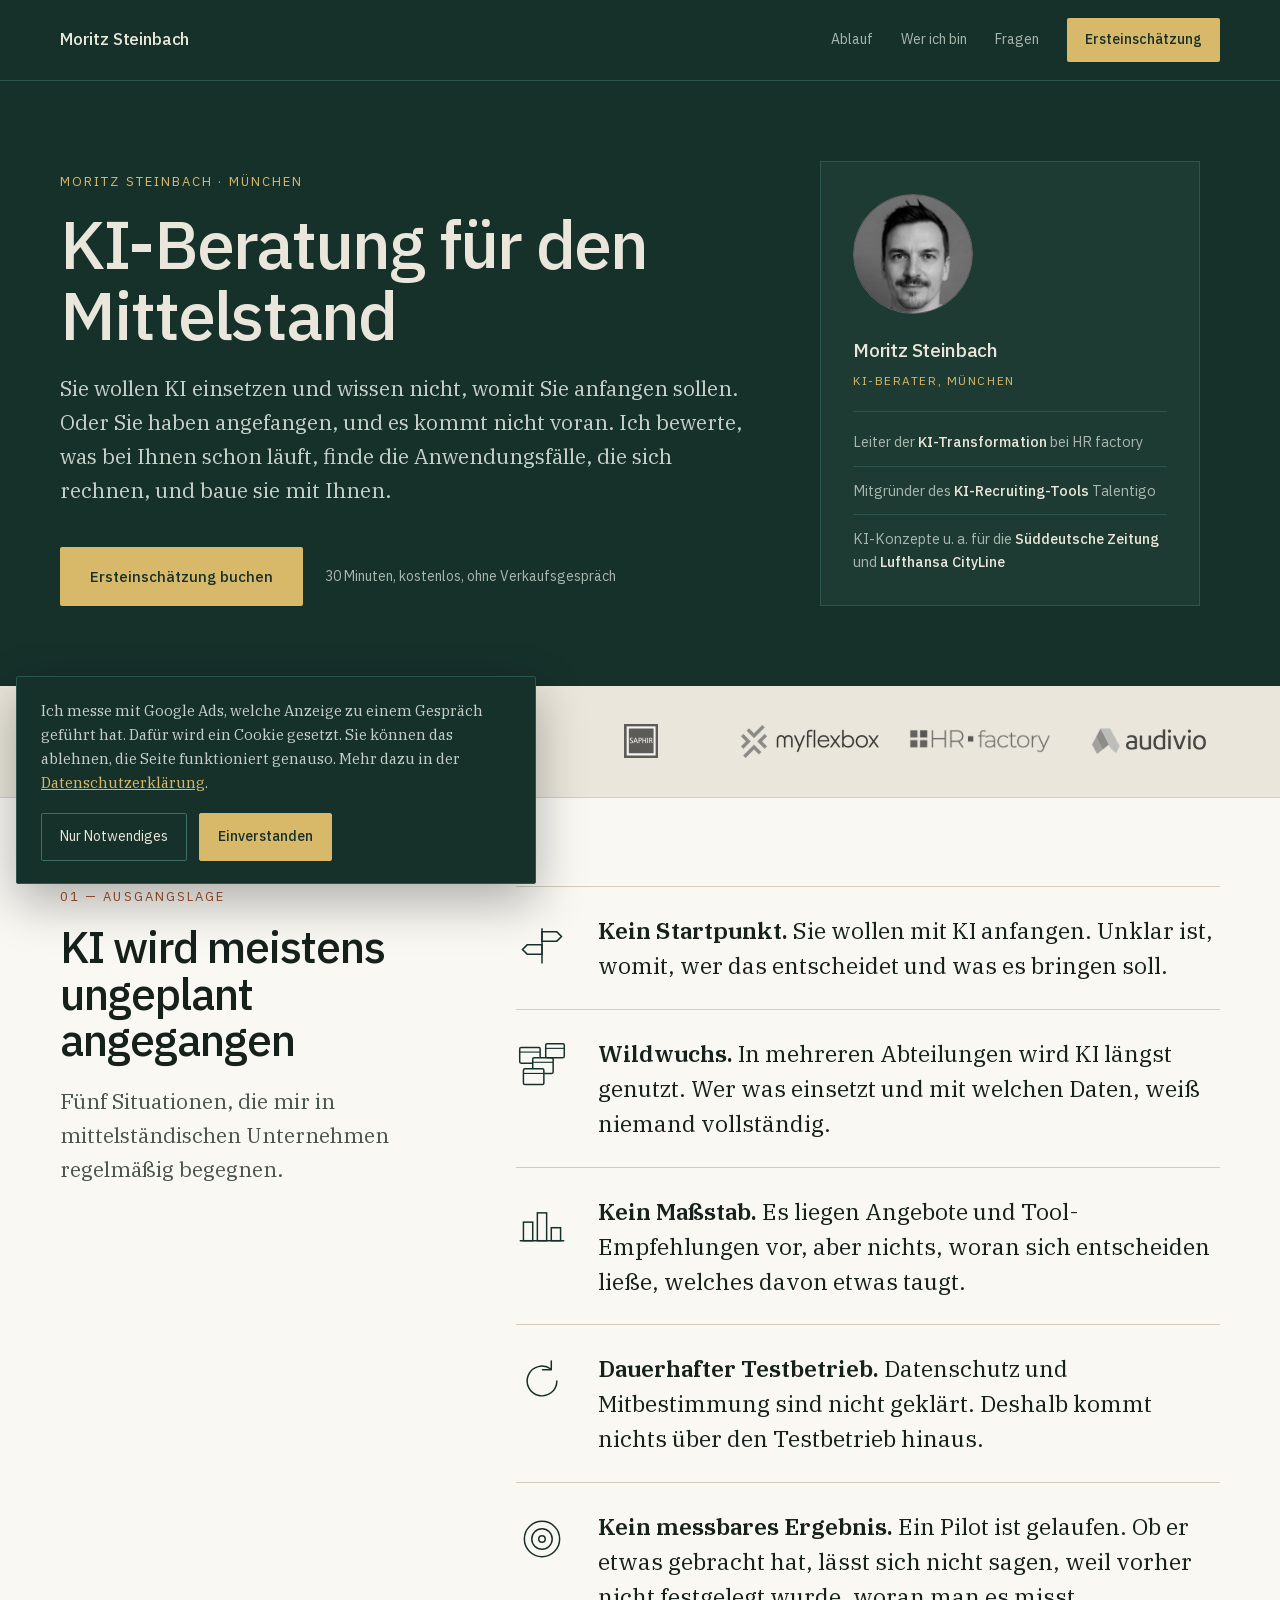
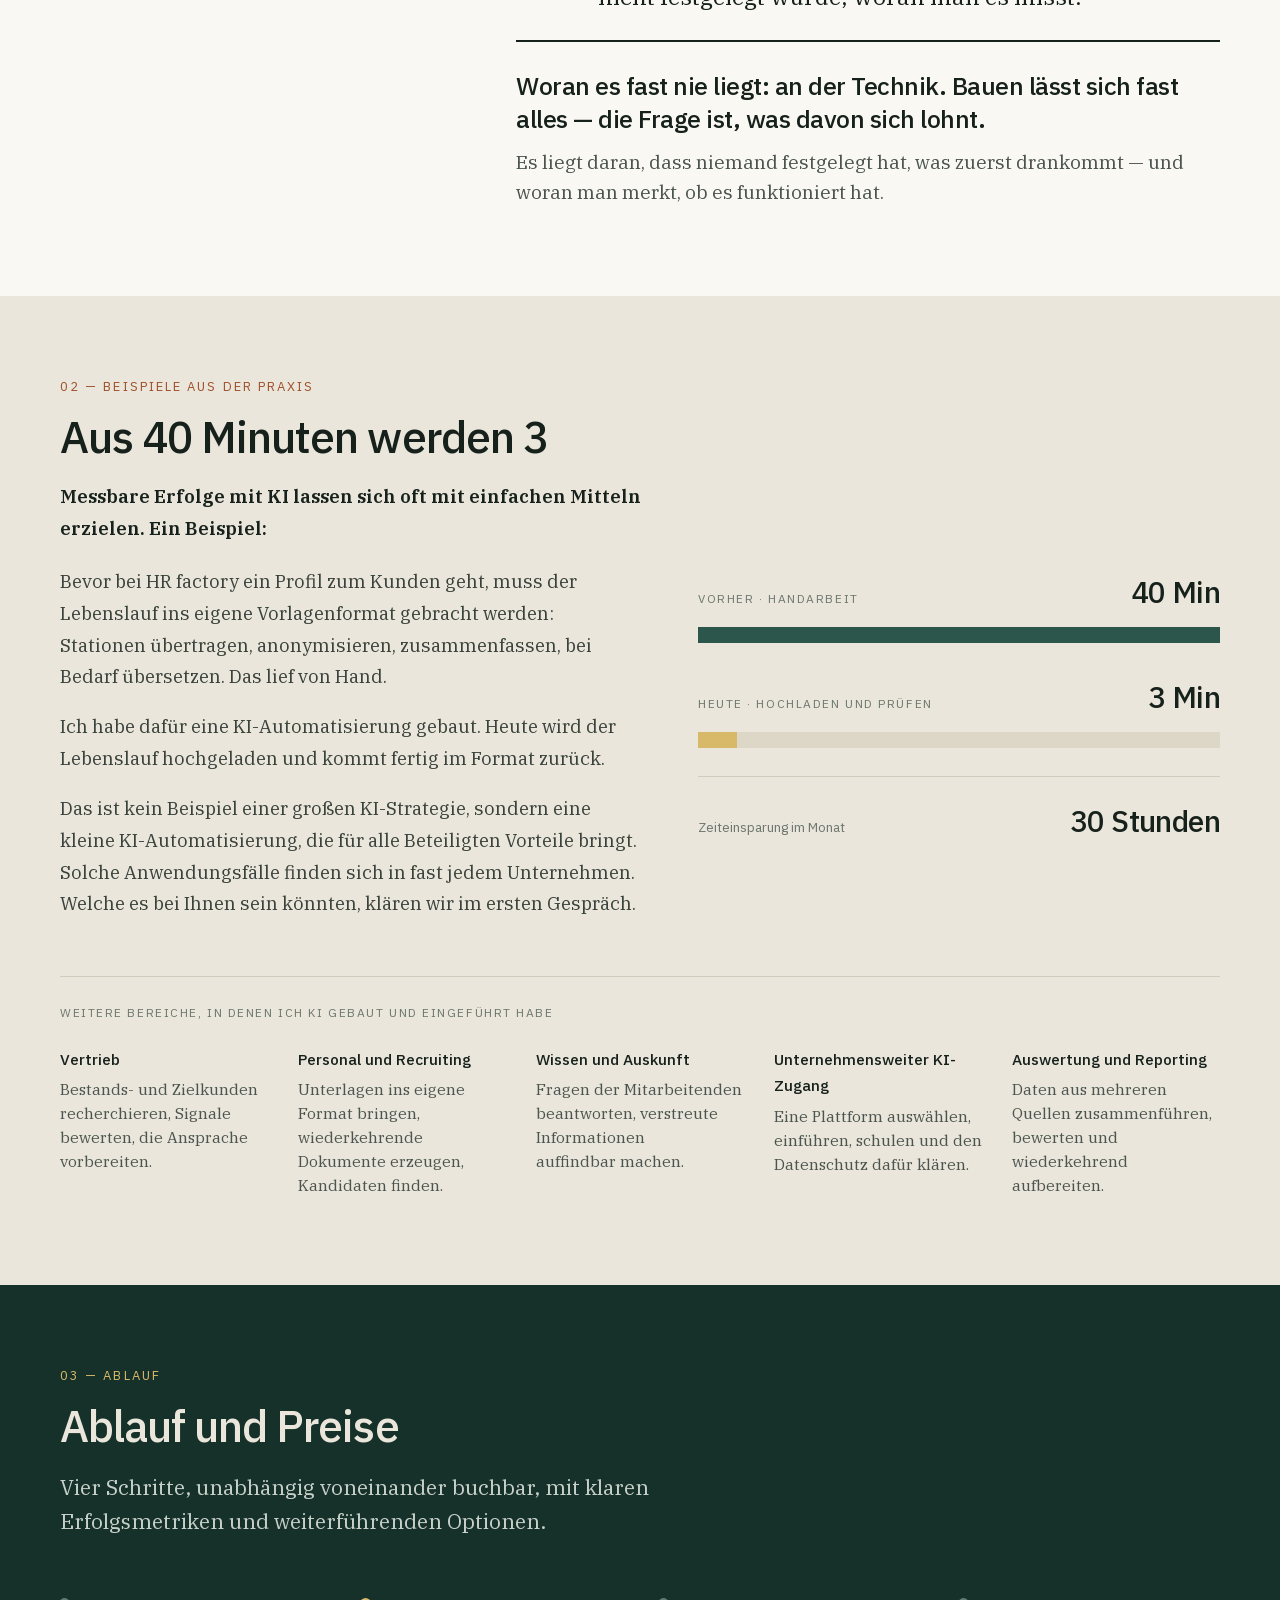
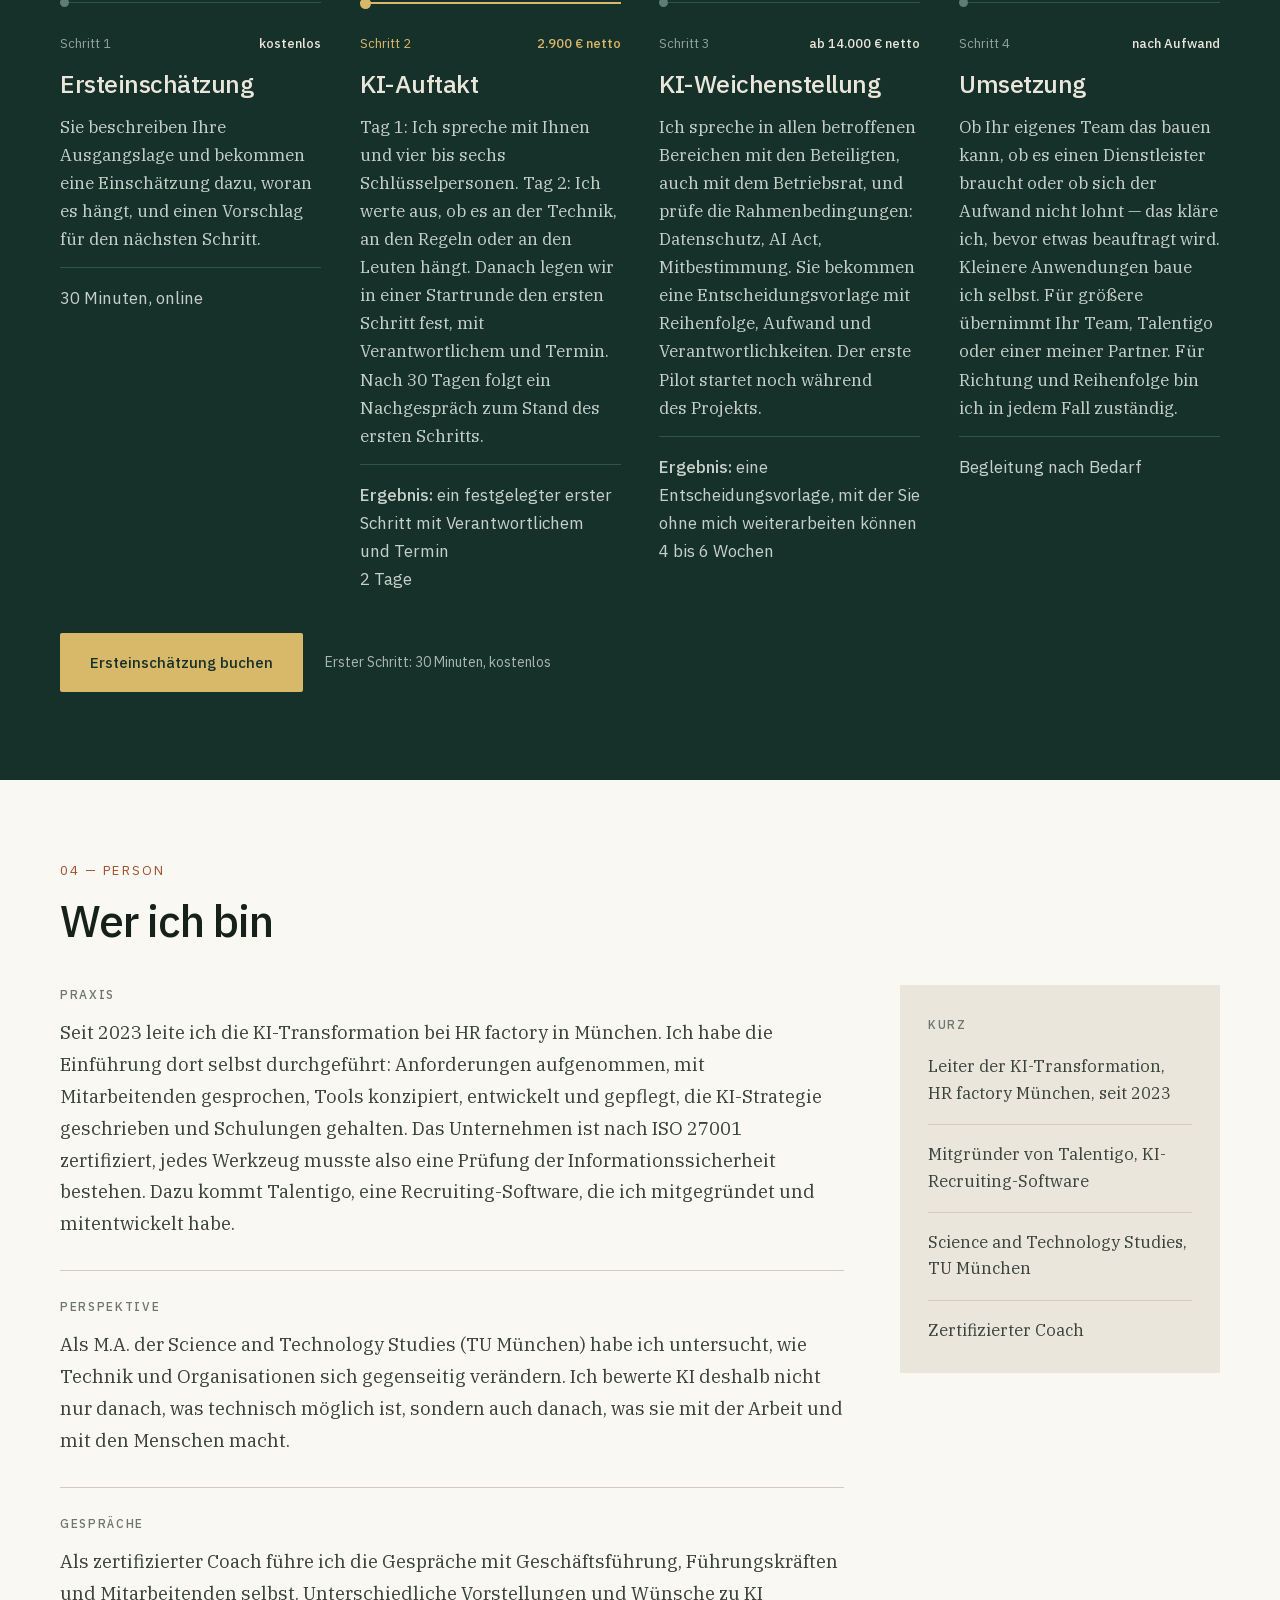
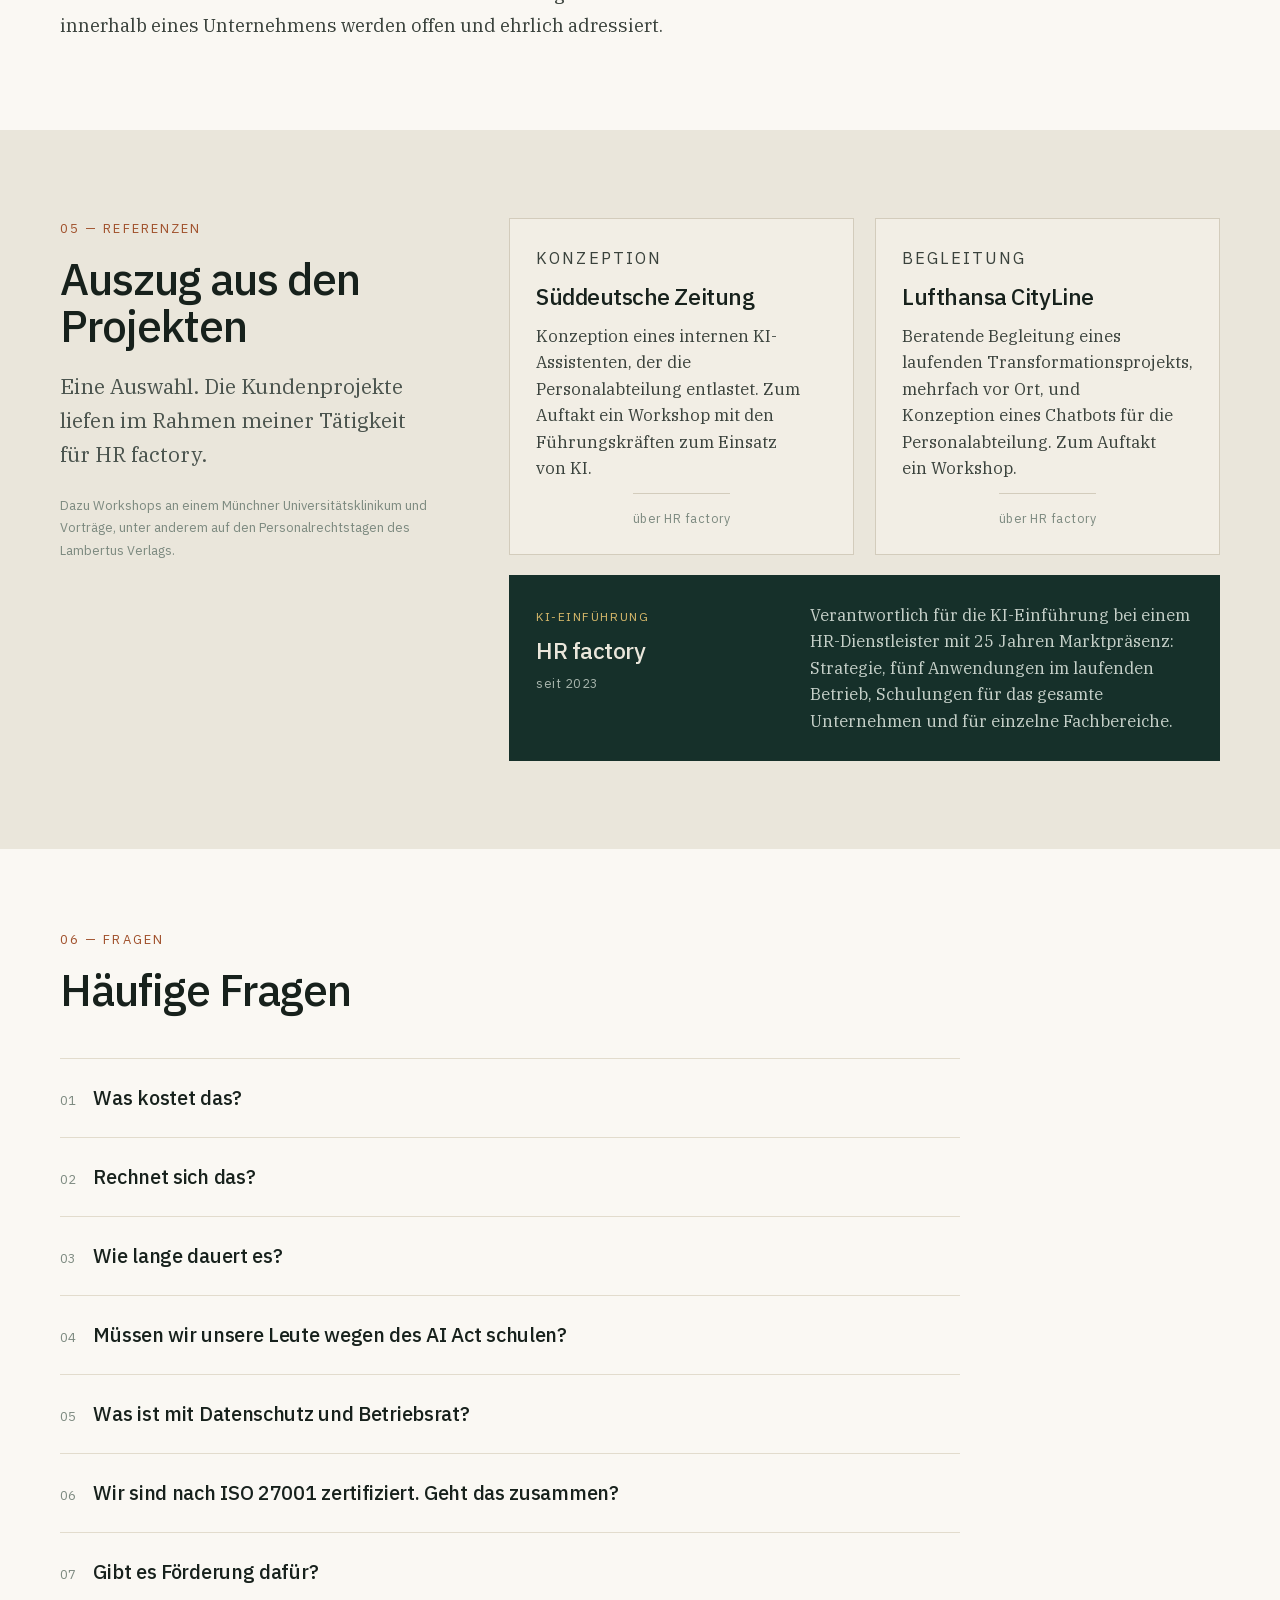
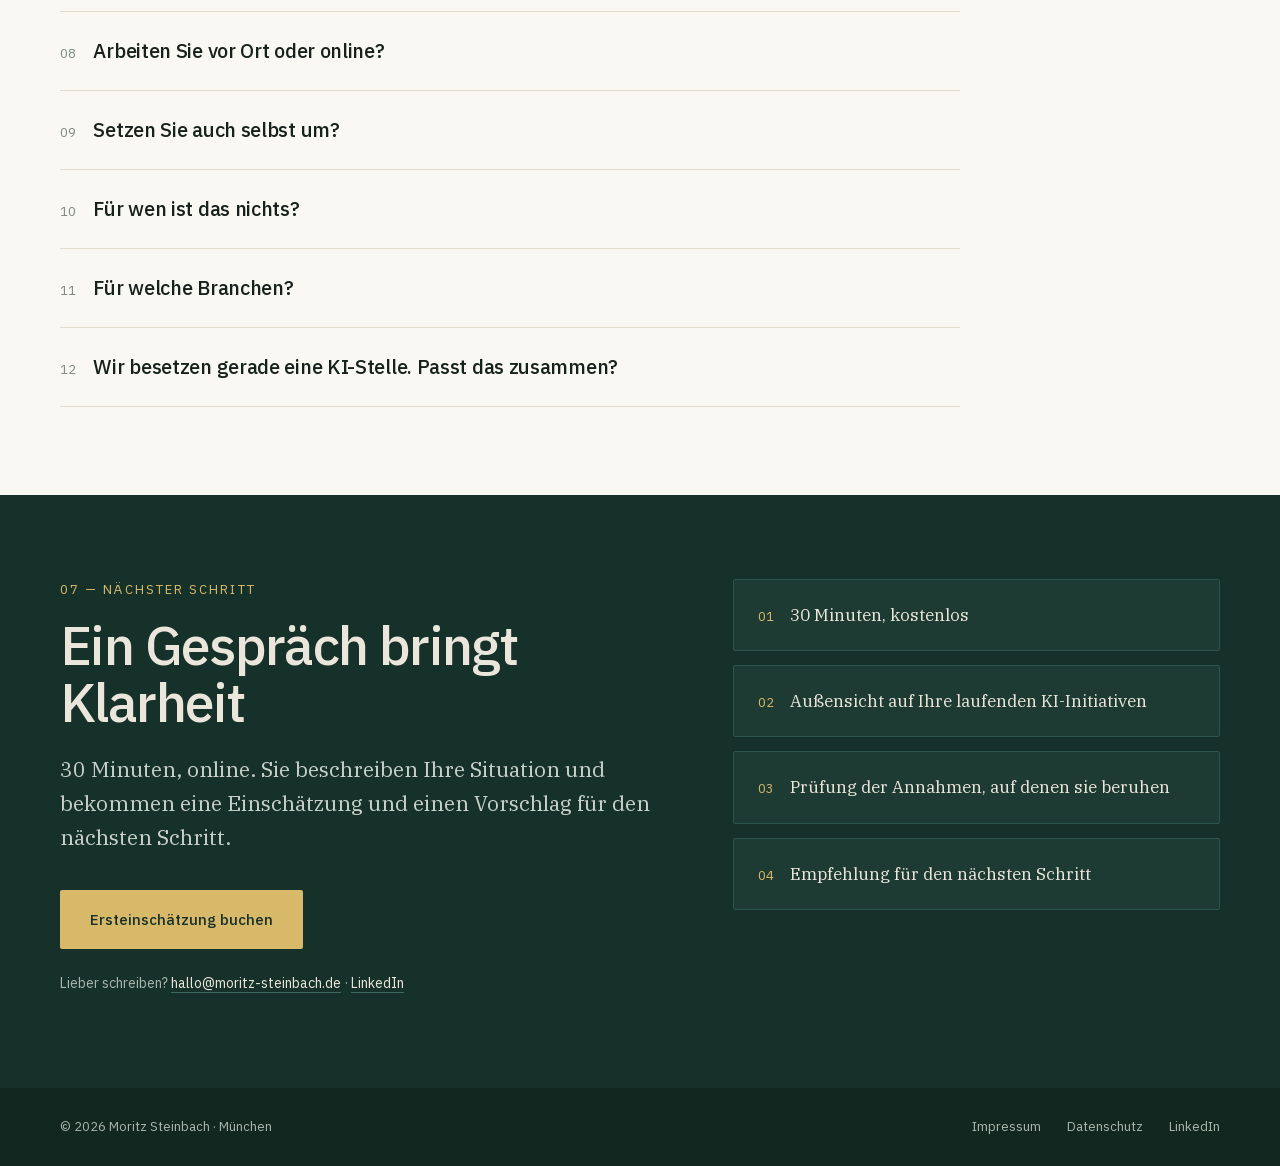
<file: index.html>
<!DOCTYPE html>
<html lang="de">
<head>
<meta charset="UTF-8">
<meta name="viewport" content="width=device-width, initial-scale=1">
<title>KI-Beratung für den Mittelstand | Moritz Steinbach</title>
<meta name="description" content="KI-Beratung für mittelständische Unternehmen: Analyse, woran die KI-Einführung hängt, KI-Auftakt in zwei Tagen, Ersteinschätzung kostenlos. Moritz Steinbach, München.">
<link rel="canonical" href="https://moritz-steinbach.de/">
<meta property="og:type" content="website">
<meta property="og:locale" content="de_DE">
<meta property="og:url" content="https://moritz-steinbach.de/">
<meta property="og:title" content="KI-Beratung für den Mittelstand | Moritz Steinbach">
<meta property="og:description" content="Analyse, woran die KI-Einführung im Unternehmen hängt. Ersteinschätzung, 30 Minuten, kostenlos.">
<meta property="og:image" content="https://moritz-steinbach.de/images/moritz.png">
<meta name="twitter:card" content="summary_large_image">
<meta name="theme-color" content="#16302a">
<link rel="icon" href="/favicon.svg" type="image/svg+xml">
<link rel="preload" href="fonts/ibm-plex-sans.woff2" as="font" type="font/woff2" crossorigin>
<link rel="preload" href="fonts/ibm-plex-serif-400.woff2" as="font" type="font/woff2" crossorigin>
<link rel="stylesheet" href="css/site.css?v=6">
<script>if("IntersectionObserver"in window&&!matchMedia("(prefers-reduced-motion:reduce)").matches){document.documentElement.classList.add("js-reveal");setTimeout(function(){if(!window.__rv)document.documentElement.classList.remove("js-reveal")},2500)}</script>
</head>
<body>
<a class="skip-link" href="#inhalt">Zum Inhalt springen</a>
<nav class="nav" aria-label="Hauptnavigation">
    <div class="wrap nav-in">
      <a class="nav-name" href="#oben">Moritz Steinbach</a>
      <div class="nav-links">
        <a href="#ablauf">Ablauf</a>
        <a href="#ueber">Wer ich bin</a>
        <a href="#faq">Fragen</a>
        <a class="nav-cta" href="https://calendly.com/hallo-moritz-steinbach/30min" data-cal>Ersteinschätzung</a>
      </div>
    </div>
  </nav>
  <header class="dark" id="oben">
    <div class="wrap hero-in">
      <div class="hero-text">
        <p class="eyebrow">Moritz Steinbach · München</p>
        <h1>KI-Beratung für den Mittelstand</h1>
        <p class="lead">Sie wollen KI einsetzen und wissen nicht, womit Sie anfangen sollen. Oder Sie haben angefangen, und es kommt nicht voran. Ich bewerte, was bei Ihnen schon läuft, finde die Anwendungsfälle, die sich rechnen, und baue sie mit Ihnen.</p>
        <div class="cta-row">
          <a class="btn" href="https://calendly.com/hallo-moritz-steinbach/30min" data-cal>Ersteinschätzung buchen</a>
          <span class="cta-note">30 Minuten, kostenlos, ohne Verkaufsgespräch</span>
        </div>
      </div>
      <aside class="hero-card">
        <img class="hero-avatar" src="images/moritz.webp" width="480" height="600" alt="Porträt von Moritz Steinbach">
        <p class="hc-name">Moritz Steinbach</p>
        <p class="hc-role">KI-Berater, München</p>
        <p class="hc-row">Leiter der <b>KI-Transformation</b> bei HR&nbsp;factory</p>
        <p class="hc-row">Mitgründer des <b>KI-Recruiting-Tools</b> Talentigo</p>
        <p class="hc-row">KI-Konzepte u.&nbsp;a. für die <b>Süddeutsche Zeitung</b> und <b>Lufthansa CityLine</b></p>
      </aside>
    </div>
  </header>

  <section class="proof" aria-label="Software-Kunden">
    <div class="wrap proof-wrap">
      <div class="logo-band">
        <p class="proof-label">Software-Kunden<br><span>Auszug der Unternehmen, die meine Recruiting-Software Talentigo nutzen</span></p>
        <div class="logo-row">
          <img src="images/logos/logo-gleisslutz.webp" width="124" height="22" loading="lazy" decoding="async" alt="Gleiss Lutz">
          <img class="logo-mark" src="images/logos/logo-saphir.webp" width="34" height="34" loading="lazy" decoding="async" alt="SAPHIR">
          <img src="images/logos/myflexbox.webp" width="138" height="33" loading="lazy" decoding="async" alt="MyFlexbox">
          <img src="images/logos/logo-hr-factory.webp" width="170" height="28" loading="lazy" decoding="async" alt="HR factory">
          <img src="images/logos/logo-audivio.webp" width="116" height="26" loading="lazy" decoding="async" alt="Audivio">
        </div>
      </div>
    </div>
  </section>

  <main id="inhalt">

  <!-- ═══ 01 AUSGANGSLAGE ═══ -->
  <section aria-labelledby="h-lage">
    <div class="wrap sect">
      <div class="ref-split">
        <div class="ref-split-l haftend">
          <p class="eyebrow">01 — Ausgangslage</p>
          <h2 id="h-lage">KI wird meistens ungeplant angegangen</h2>
          <p class="lead">Fünf Situationen, die mir in mittelständischen Unternehmen regelmäßig begegnen.</p>
        </div>
        <div class="lagen">
        <div class="satz">
          <svg class="satz-ic" viewBox="0 0 56 56" width="52" height="52" fill="none"
               stroke="currentColor" stroke-width="1.6" aria-hidden="true"><path d="M28 50V12"/><path d="M28 16h16l5 5-5 5H28z"/><path d="M28 30H12l-5 5 5 5h16z"/></svg>
          <p><b>Kein Startpunkt.</b> Sie wollen mit KI anfangen. Unklar ist, womit, wer das entscheidet und was es bringen soll.</p>
        </div>
        <div class="satz">
          <svg class="satz-ic" viewBox="0 0 56 56" width="52" height="52" fill="none"
               stroke="currentColor" stroke-width="1.6" aria-hidden="true"><rect x="4" y="8" width="22" height="17" rx="1.5" fill="var(--cream)"/><path d="M4 13h22" stroke-width="1.2"/><rect x="18" y="19" width="22" height="17" rx="1.5" fill="var(--cream)"/><path d="M18 24h22" stroke-width="1.2"/><rect x="8" y="31" width="22" height="17" rx="1.5" fill="var(--cream)"/><path d="M8 36h22" stroke-width="1.2"/><rect x="32" y="4" width="20" height="15" rx="1.5" fill="var(--cream)"/><path d="M32 9h20" stroke-width="1.2"/></svg>
          <p><b>Wildwuchs.</b> In mehreren Abteilungen wird KI längst genutzt. Wer was einsetzt und mit welchen Daten, weiß niemand vollständig.</p>
        </div>
        <div class="satz">
          <svg class="satz-ic" viewBox="0 0 56 56" width="52" height="52" fill="none"
               stroke="currentColor" stroke-width="1.6" aria-hidden="true"><rect x="8" y="26" width="10" height="20"/><rect x="23" y="16" width="10" height="30"/><rect x="38" y="32" width="10" height="14"/><path d="M4 46h48"/></svg>
          <p><b>Kein Maßstab.</b> Es liegen Angebote und Tool-Empfehlungen vor, aber nichts, woran sich entscheiden ließe, welches davon etwas taugt.</p>
        </div>
        <div class="satz">
          <svg class="satz-ic" viewBox="0 0 56 56" width="52" height="52" fill="none"
               stroke="currentColor" stroke-width="1.6" aria-hidden="true"><path d="M44 28a16 16 0 1 1-6.5-12.9" stroke-linecap="round"/><path d="M38 6.5v9.5h-9.5" stroke-linecap="round" stroke-linejoin="round"/></svg>
          <p><b>Dauerhafter Testbetrieb.</b> Datenschutz und Mitbestimmung sind nicht geklärt. Deshalb kommt nichts über den Testbetrieb hinaus.</p>
        </div>
        <div class="satz">
          <svg class="satz-ic" viewBox="0 0 56 56" width="52" height="52" fill="none"
               stroke="currentColor" stroke-width="1.6" aria-hidden="true"><circle cx="28" cy="28" r="19"/><circle cx="28" cy="28" r="11"/><circle cx="28" cy="28" r="3.5"/></svg>
          <p><b>Kein messbares Ergebnis.</b> Ein Pilot ist gelaufen. Ob er etwas gebracht hat, lässt sich nicht sagen, weil vorher nicht festgelegt wurde, woran man es misst.</p>
        </div>
          <div class="these">
            <p class="these-kopf">Woran es fast nie liegt: an der Technik. Bauen lässt sich fast alles — die Frage ist, was davon sich lohnt.</p>
            <p>Es liegt daran, dass niemand festgelegt hat, was zuerst drankommt — und woran man merkt, ob es funktioniert hat.</p>
          </div>
        </div>
      </div>
    </div>
  </section>

  <!-- ═══ 02 BEISPIEL ═══ -->
  <section class="panel" aria-labelledby="h-bsp">
    <div class="wrap sect">
      <div class="narrow" style="max-width:58ch">
        <p class="eyebrow">02 — Beispiele aus der Praxis</p>
        <h2 id="h-bsp">Aus 40 Minuten werden 3</h2>
        <p class="lead lead-fett">Messbare Erfolge mit KI lassen sich oft mit einfachen Mitteln erzielen. Ein Beispiel:</p>
      </div>
      <div class="bsp">
        <div class="bsp-text">
          <p>Bevor bei HR&nbsp;factory ein Profil zum Kunden geht, muss der Lebenslauf ins eigene Vorlagenformat gebracht werden: Stationen übertragen, anonymisieren, zusammenfassen, bei Bedarf übersetzen. Das lief von Hand.</p>
          <p>Ich habe dafür eine KI-Automatisierung gebaut. Heute wird der Lebenslauf hochgeladen und kommt fertig im Format zurück.</p>
          <p>Das ist kein Beispiel einer großen KI-Strategie, sondern eine kleine KI-Automatisierung, die für alle Beteiligten Vorteile bringt. Solche Anwendungsfälle finden sich in fast jedem Unternehmen. Welche es bei Ihnen sein könnten, klären wir im ersten Gespräch.</p>
        </div>
        <figure class="balken">
          <div class="bk">
            <div class="bk-top"><span class="bk-lab">Vorher · Handarbeit</span><span class="bk-val">40 Min</span></div>
            <div class="bk-bar bk-voll"></div>
          </div>
          <div class="bk">
            <div class="bk-top"><span class="bk-lab">Heute · hochladen und prüfen</span><span class="bk-val">3 Min</span></div>
            <div class="bk-bar bk-track"><div class="bk-fill"></div></div>
          </div>
          <figcaption><span class="bk-lab">Zeiteinsparung im Monat</span><span class="bk-val">30 Stunden</span></figcaption>
        </figure>
      </div>
      <div class="auch">
        <p class="auch-label">Weitere Bereiche, in denen ich KI gebaut und eingeführt habe</p>
        <div class="auch-liste">
          <div><p class="auch-name">Vertrieb</p><p>Bestands- und Zielkunden recherchieren, Signale bewerten, die Ansprache vorbereiten.</p></div>
          <div><p class="auch-name">Personal und Recruiting</p><p>Unterlagen ins eigene Format bringen, wiederkehrende Dokumente erzeugen, Kandidaten finden.</p></div>
          <div><p class="auch-name">Wissen und Auskunft</p><p>Fragen der Mitarbeitenden beantworten, verstreute Informationen auffindbar machen.</p></div>
          <div><p class="auch-name">Unternehmensweiter KI-Zugang</p><p>Eine Plattform auswählen, einführen, schulen und den Datenschutz dafür klären.</p></div>
          <div><p class="auch-name">Auswertung und Reporting</p><p>Daten aus mehreren Quellen zusammenführen, bewerten und wiederkehrend aufbereiten.</p></div>
        </div>
      </div>
    </div>
  </section>

  <!-- ═══ 03 ABLAUF ═══ -->
  <section id="ablauf" class="dark" aria-labelledby="h-ablauf">
    <div class="wrap sect">
      <div class="narrow">
        <p class="eyebrow">03 — Ablauf</p>
        <h2 id="h-ablauf">Ablauf und Preise</h2>
        <p class="lead">Vier Schritte, unabhängig voneinander buchbar, mit klaren Erfolgsmetriken und weiterführenden Optionen.</p>
      </div>
      <div class="achse">
        <article class="ax">
          <div class="ax-top"><span>Schritt 1</span><b>kostenlos</b></div>
          <h3 lang="de">Ersteinschätzung</h3>
          <p>Sie beschreiben Ihre Ausgangslage und bekommen eine Einschätzung dazu, woran es hängt, und einen Vorschlag für den nächsten Schritt.</p>
          <p class="ax-foot">30 Minuten, online</p>
        </article>
        <article class="ax ax-hi">
          <div class="ax-top"><span>Schritt 2</span><b>2.900 € netto</b></div>
          <h3 lang="de">KI-Auftakt</h3>
          <p>Tag 1: Ich spreche mit Ihnen und vier bis sechs Schlüsselpersonen. Tag 2: Ich werte aus, ob es an der Technik, an den Regeln oder an den Leuten hängt. Danach legen wir in einer Startrunde den ersten Schritt fest, mit Verantwortlichem und Termin. Nach 30 Tagen folgt ein Nachgespräch zum Stand des ersten Schritts.</p>
          <p class="ax-foot"><b>Ergebnis:</b> ein festgelegter erster Schritt mit Verantwortlichem und Termin<br>2 Tage</p>
        </article>
        <article class="ax">
          <div class="ax-top"><span>Schritt 3</span><b>ab 14.000 € netto</b></div>
          <h3 lang="de">KI-Weichenstellung</h3>
          <p>Ich spreche in allen betroffenen Bereichen mit den Beteiligten, auch mit dem Betriebsrat, und prüfe die Rahmenbedingungen: Datenschutz, AI Act, Mitbestimmung. Sie bekommen eine Entscheidungsvorlage mit Reihenfolge, Aufwand und Verantwortlichkeiten. Der erste Pilot startet noch während des Projekts.</p>
          <p class="ax-foot"><b>Ergebnis:</b> eine Entscheidungsvorlage, mit der Sie ohne mich weiterarbeiten können<br>4 bis 6 Wochen</p>
        </article>
        <article class="ax">
          <div class="ax-top"><span>Schritt 4</span><b>nach Aufwand</b></div>
          <h3 lang="de">Umsetzung</h3>
          <p>Ob Ihr eigenes Team das bauen kann, ob es einen Dienstleister braucht oder ob sich der Aufwand nicht lohnt — das kläre ich, bevor etwas beauftragt wird. Kleinere Anwendungen baue ich selbst. Für größere übernimmt Ihr Team, Talentigo oder einer meiner Partner. Für Richtung und Reihenfolge bin ich in jedem Fall zuständig.</p>
          <p class="ax-foot">Begleitung nach Bedarf</p>
        </article>
      </div>
      <div class="cta-row">
        <a class="btn" href="https://calendly.com/hallo-moritz-steinbach/30min" data-cal>Ersteinschätzung buchen</a>
        <span class="cta-note">Erster Schritt: 30 Minuten, kostenlos</span>
      </div>
    </div>
  </section>

  <!-- ═══ 03 WER ICH BIN ═══ -->
  <section id="ueber" aria-labelledby="h-ueber">
    <div class="wrap sect">
      <div class="narrow" style="max-width:56ch">
        <p class="eyebrow">04 — Person</p>
        <h2 id="h-ueber">Wer ich bin</h2>
      </div>
      <div class="bio-wrap">
      <div class="bio-blocks">
        <div class="bio-block">
          <p class="bio-label">Praxis</p>
          <p>Seit 2023 leite ich die KI-Transformation bei HR&nbsp;factory in München. Ich habe die Einführung dort selbst durchgeführt: Anforderungen aufgenommen, mit Mitarbeitenden gesprochen, Tools konzipiert, entwickelt und gepflegt, die KI-Strategie geschrieben und Schulungen gehalten. Das Unternehmen ist nach ISO&nbsp;27001 zertifiziert, jedes Werkzeug musste also eine Prüfung der Informationssicherheit bestehen. Dazu kommt Talentigo, eine Recruiting-Software, die ich mitgegründet und mitentwickelt habe.</p>
        </div>
        <div class="bio-block">
          <p class="bio-label">Perspektive</p>
          <p>Als M.A. der Science and Technology Studies (TU München) habe ich untersucht, wie Technik und Organisationen sich gegenseitig verändern. Ich bewerte KI deshalb nicht nur danach, was technisch möglich ist, sondern auch danach, was sie mit der Arbeit und mit den Menschen macht.</p>
        </div>
        <div class="bio-block">
          <p class="bio-label">Gespräche</p>
          <p>Als zertifizierter Coach führe ich die Gespräche mit Geschäftsführung, Führungskräften und Mitarbeitenden selbst. Unterschiedliche Vorstellungen und Wünsche zu KI innerhalb eines Unternehmens werden offen und ehrlich adressiert.</p>
        </div>
      </div>
      <aside class="kurz">
        <p class="kurz-label">Kurz</p>
        <p>Leiter der KI-Transformation, HR&nbsp;factory München, seit 2023</p>
        <p>Mitgründer von Talentigo, KI-Recruiting-Software</p>
        <p>Science and Technology Studies, TU München</p>
        <p>Zertifizierter Coach</p>
      </aside>
      </div>
    </div>
  </section>

  <!-- ═══ 04 REFERENZEN ═══ -->
  <section class="panel" aria-labelledby="h-refs">
    <div class="wrap sect">
      <div class="ref-split">
        <div class="ref-split-l">
          <p class="eyebrow">05 — Referenzen</p>
          <h2 id="h-refs">Auszug aus den Projekten</h2>
          <p class="lead">Eine Auswahl. Die Kundenprojekte liefen im Rahmen meiner Tätigkeit für HR&nbsp;factory.</p>
          <p class="small" style="margin-top:24px">Dazu Workshops an einem Münchner Universitätsklinikum und Vorträge, unter anderem auf den Personalrechtstagen des Lambertus Verlags.</p>
        </div>
        <div class="ref-cards">
          <article class="ref-card">
            <p class="ref-kick">Konzeption</p>
            <h3>Süddeutsche Zeitung</h3>
            <p>Konzeption eines internen KI-Assistenten, der die Personalabteilung entlastet. Zum Auftakt ein Workshop mit den Führungskräften zum Einsatz von KI.</p>
            <p class="ref-via">über HR&nbsp;factory</p>
          </article>
          <article class="ref-card">
            <p class="ref-kick">Begleitung</p>
            <h3>Lufthansa CityLine</h3>
            <p>Beratende Begleitung eines laufenden Transformationsprojekts, mehrfach vor Ort, und Konzeption eines Chatbots für die Personalabteilung. Zum Auftakt ein Workshop.</p>
            <p class="ref-via">über HR&nbsp;factory</p>
          </article>
          <article class="ref-card ref-dunkel">
            <div class="ref-kopf">
              <p class="ref-kick">KI-Einführung</p>
              <h3>HR&nbsp;factory</h3>
              <p class="ref-via">seit 2023</p>
            </div>
            <p>Verantwortlich für die KI-Einführung bei einem HR-Dienstleister mit 25 Jahren Marktpräsenz: Strategie, fünf Anwendungen im laufenden Betrieb, Schulungen für das gesamte Unternehmen und für einzelne Fachbereiche.</p>
          </article>
        </div>
      </div>
    </div>
  </section>

  <!-- ═══ 08 FAQ ═══ -->
  <section id="faq" aria-labelledby="h-faq">
    <div class="wrap sect">
      <div class="narrow" style="max-width:56ch">
        <p class="eyebrow">06 — Fragen</p>
        <h2 id="h-faq">Häufige Fragen</h2>
      </div>
      <div class="faq">
        <details>
          <summary><span class="n">01</span><span>Was kostet das?</span></summary>
          <div class="a"><p>Die Ersteinschätzung ist kostenlos. Der KI-Auftakt kostet 2.900 € netto. Die KI-Weichenstellung kostet ab 14.000 € netto, abhängig von Unternehmensgröße und Anzahl der Standorte. Umsetzung und Begleitung rechne ich nach Aufwand ab.</p></div>
        </details>
        <details>
          <summary><span class="n">02</span><span>Rechnet sich das?</span></summary>
          <div class="a">
            <p>Eine Zahl nenne ich Ihnen erst, wenn ich Ihr Unternehmen gesehen habe. Vorher wäre sie erfunden.</p>
            <p>Was ich vorher sagen kann: Die Posten, an denen ich ansetze, sind fast immer dieselben. Lizenzen für Werkzeuge, die kaum jemand benutzt. Pilotprojekte, die nie bewertet wurden und trotzdem weiterlaufen. Die Zeit von Führungskräften in Runden ohne Entscheidungsgrundlage. Und die Entlastung, die ausbleibt, solange alles im Testbetrieb hängt.</p>
            <p>In der Ersteinschätzung sage ich Ihnen, welche dieser Posten bei Ihnen wahrscheinlich die größten sind.</p>
          </div>
        </details>
        <details>
          <summary><span class="n">03</span><span>Wie lange dauert es?</span></summary>
          <div class="a"><p>Der KI-Auftakt umfasst zwei Tage, die sich meist über zwei bis drei Wochen verteilen. Den ersten Schritt legen wir am zweiten Tag fest, er beginnt unmittelbar danach. Die KI-Weichenstellung dauert vier bis sechs Wochen, der erste Pilot startet währenddessen.</p></div>
        </details>
        <details>
          <summary><span class="n">04</span><span>Müssen wir unsere Leute wegen des AI Act schulen?</span></summary>
          <div class="a">
            <p>Artikel 4 der KI-Verordnung verlangt seit der Änderung vom Juli 2026, die KI-Kompetenz der Beschäftigten zu <em>fördern</em>. Ein bestimmtes Niveau müssen Sie nicht garantieren, ein eigenes Bußgeld ist dafür nicht vorgesehen. Anbieter, die mit einer Schulungspflicht und Bußgeldern werben, geben die Rechtslage nicht korrekt wieder.</p>
            <p>Fachlich halte ich Schulungen trotzdem für sinnvoll. Welche Inhalte Ihre Mitarbeitenden brauchen, ergibt sich aus den Gesprächen.</p>
          </div>
        </details>
        <details>
          <summary><span class="n">05</span><span>Was ist mit Datenschutz und Betriebsrat?</span></summary>
          <div class="a"><p>Beides prüfe ich früh. Ich kläre, welche Daten Sie mit welchen Werkzeugen verarbeiten dürfen, und beziehe den Betriebsrat rechtzeitig ein. Die abschließende juristische Bewertung übernimmt Ihre Kanzlei, ich bereite die Fragen so auf, dass die Prüfung wenig Zeit kostet.</p></div>
        </details>
        <details>
          <summary><span class="n">06</span><span>Wir sind nach ISO&nbsp;27001 zertifiziert. Geht das zusammen?</span></summary>
          <div class="a">
            <p>Ja. HR&nbsp;factory ist selbst nach ISO&nbsp;27001 zertifiziert. Ich habe KI dort nicht auf der grünen Wiese eingeführt, sondern in ein bestehendes Managementsystem für Informationssicherheit.</p>
            <p>Praktisch heißt das: Für jedes Werkzeug ist festgehalten, welche Daten hineingehen, wo sie verarbeitet werden, wer Zugriff hat und wie der Anbieter bewertet wurde. Genau daran bleiben die meisten Pilotprojekte hängen.</p>
            <p>Diese Arbeit fällt ohnehin an, für Ihre Zertifizierung wie für den AI Act. Sie geht deutlich schneller, wenn der Prüfweg einmal festgelegt ist, statt bei jedem Werkzeug neu diskutiert zu werden.</p>
          </div>
        </details>
        <details>
          <summary><span class="n">07</span><span>Gibt es Förderung dafür?</span></summary>
          <div class="a">
            <p>Die gängigen Programme passen nur eingeschränkt. Die BAFA-Beratungsförderung deckt kurze, abgeschlossene Einzelberatungen ab und läuft Ende 2026 aus. Der Digitalbonus Bayern gilt für Unternehmen unter 50 Mitarbeitenden und nur zusammen mit einer Umsetzung.</p>
            <p>Wenn Förderung für Ihre Entscheidung wichtig ist, sagen Sie es im Gespräch. Dann schauen wir, welche Programme für Ihren Fall infrage kommen.</p>
          </div>
        </details>
        <details>
          <summary><span class="n">08</span><span>Arbeiten Sie vor Ort oder online?</span></summary>
          <div class="a"><p>Beides ist möglich. Für die meisten Gespräche reicht online. Für einzelne Projekte und Phasen bin ich auch vor Ort. Ich sitze in München und arbeite deutschlandweit.</p></div>
        </details>
        <details>
          <summary><span class="n">09</span><span>Setzen Sie auch selbst um?</span></summary>
          <div class="a">
            <p>Das muss nicht über mich laufen. Wenn Ihr Team die Anwendung selbst bauen kann, ist das meistens die bessere Lösung, weil Sie sie danach auch selbst in der Hand haben.</p>
            <p>Fehlen die Leute dafür, kann Talentigo übernehmen. Für Infrastruktur und die Anbindung an Ihre Systeme arbeite ich mit Partnern zusammen.</p>
            <p>Für Richtung und Reihenfolge bin ich in jedem Fall zuständig, unabhängig davon, wer baut.</p>
          </div>
        </details>
        <details>
          <summary><span class="n">10</span><span>Für wen ist das nichts?</span></summary>
          <div class="a">
            <p>Wenn Sie eine einzelne Anwendung suchen, zum Beispiel einen Chatbot, oder eine Tool-Empfehlung brauchen, genügt dafür ein Telefonat. Ein Projekt braucht es nicht.</p>
            <p>Schwierig wird es in zwei Fällen: wenn KI eingeführt werden soll, ohne dass sich Abläufe ändern dürfen. Und wenn intern bereits entschieden ist und die Entscheidung nur noch von außen bestätigt werden soll. Beides kann ich nicht liefern.</p>
          </div>
        </details>
        <details>
          <summary><span class="n">11</span><span>Für welche Branchen?</span></summary>
          <div class="a"><p>Meine Praxis kommt aus Dienstleistung und Personal. Die Methode ist nicht branchengebunden, meine Beispiele sind es.</p></div>
        </details>
        <details>
          <summary><span class="n">12</span><span>Wir besetzen gerade eine KI-Stelle. Passt das zusammen?</span></summary>
          <div class="a">
            <p>Ja. Vor der Ausschreibung kläre ich mit Ihnen, welche Aufgaben die Rolle übernehmen soll, welcher Anteil davon technisch ist und welcher zur Führungsarbeit gehört. Der KI-Auftakt beantwortet dieselbe Frage.</p>
            <p>Wie sich solche Rollen zuschneiden lassen, damit sie besetzbar sind, ist mein zweites Thema. Daran arbeite ich mit <a href="https://talentigo.de" rel="noopener">Talentigo</a>.</p>
          </div>
        </details>
      </div>
    </div>
  </section>

  </main>

  <!-- ═══ 09 ABSCHLUSS ═══ -->
  <section id="gespraech" class="dark" aria-labelledby="h-gespraech">
    <div class="wrap close-in">
      <div class="close-text">
        <p class="eyebrow">07 — Nächster Schritt</p>
        <h2 id="h-gespraech">Ein Gespräch bringt Klarheit</h2>
        <p class="lead" style="max-width:56ch">30 Minuten, online. Sie beschreiben Ihre Situation und bekommen eine Einschätzung und einen Vorschlag für den nächsten Schritt.</p>
        <div class="cta-row" style="margin-top:36px">
          <a class="btn" href="https://calendly.com/hallo-moritz-steinbach/30min" data-cal>Ersteinschätzung buchen</a>
        </div>
        <p class="mailto">Lieber schreiben? <a href="mailto:hallo@moritz-steinbach.de">hallo@moritz-steinbach.de</a> · <a href="https://de.linkedin.com/in/moritz-steinbach/de" rel="noopener">LinkedIn</a></p>
      </div>
      <div class="close-list">
        <div><span>01</span><span>30 Minuten, kostenlos</span></div>
        <div><span>02</span><span>Außensicht auf Ihre laufenden KI-Initiativen</span></div>
        <div><span>03</span><span>Prüfung der Annahmen, auf denen sie beruhen</span></div>
        <div><span>04</span><span>Empfehlung für den nächsten Schritt</span></div>
      </div>
    </div>
  </section>

  <footer>
    <div class="wrap foot">
      <span>© 2026 Moritz Steinbach · München</span>
      <div class="foot-links">
        <a href="/impressum.html">Impressum</a>
        <a href="/datenschutz.html">Datenschutz</a>
        <a href="https://de.linkedin.com/in/moritz-steinbach/de" rel="noopener">LinkedIn</a>
      </div>
    </div>
  </footer>

  <div id="consent" role="dialog" aria-live="polite" aria-label="Hinweis zu Cookies">
    <p>Ich messe mit Google Ads, welche Anzeige zu einem Gespräch geführt hat. Dafür wird ein Cookie gesetzt. Sie können das ablehnen, die Seite funktioniert genauso. Mehr dazu in der <a href="/datenschutz.html">Datenschutzerklärung</a>.</p>
    <div class="consent-actions">
      <button type="button" id="consent-no">Nur Notwendiges</button>
      <button type="button" id="consent-yes" class="primary">Einverstanden</button>
    </div>
  </div>

<script type="application/ld+json">
{
  "@context": "https://schema.org",
  "@graph": [
    {
      "@type": "ProfessionalService",
      "@id": "https://moritz-steinbach.de/#service",
      "name": "Moritz Steinbach, KI-Beratung für den Mittelstand",
      "description": "Beratung zur Einführung von KI in mittelständischen Unternehmen: Analyse, woran es hängt, Reihenfolge der Schritte und Begleitung der Umsetzung.",
      "url": "https://moritz-steinbach.de/",
      "areaServed": "DE",
      "availableLanguage": "de",
      "priceRange": "2900-20000 EUR",
      "founder": {
        "@id": "https://moritz-steinbach.de/#person"
      },
      "provider": {
        "@id": "https://moritz-steinbach.de/#person"
      }
    },
    {
      "@type": "Person",
      "@id": "https://moritz-steinbach.de/#person",
      "name": "Moritz Steinbach",
      "jobTitle": "KI-Berater",
      "url": "https://moritz-steinbach.de/",
      "image": "https://moritz-steinbach.de/images/moritz.png",
      "email": "hallo@moritz-steinbach.de",
      "sameAs": [
        "https://de.linkedin.com/in/moritz-steinbach/de"
      ],
      "address": {
        "@type": "PostalAddress",
        "addressLocality": "München",
        "addressCountry": "DE"
      },
      "alumniOf": "Technische Universität München",
      "knowsAbout": [
        "KI-Einführung",
        "KI-Strategie",
        "Change Management",
        "KI-Kompetenz",
        "EU AI Act"
      ]
    },
    {
      "@type": "FAQPage",
      "mainEntity": [
        {
          "@type": "Question",
          "name": "Was kostet die KI-Beratung?",
          "acceptedAnswer": {
            "@type": "Answer",
            "text": "Die Ersteinschätzung ist kostenlos. Der KI-Auftakt kostet 2.900 € netto. Die KI-Weichenstellung kostet ab 14.000 € netto, abhängig von Unternehmensgröße und Anzahl der Standorte. Umsetzung und Begleitung rechne ich nach Aufwand ab."
          }
        },
        {
          "@type": "Question",
          "name": "Müssen Unternehmen ihre Mitarbeitenden wegen des AI Act schulen?",
          "acceptedAnswer": {
            "@type": "Answer",
            "text": "Artikel 4 der KI-Verordnung verlangt seit der Änderung vom Juli 2026, die KI-Kompetenz der Beschäftigten zu fördern. Ein bestimmtes Niveau müssen Sie nicht garantieren, ein eigenes Bußgeld ist dafür nicht vorgesehen. Anbieter, die mit einer Schulungspflicht und Bußgeldern werben, geben die Rechtslage nicht korrekt wieder. Fachlich halte ich Schulungen trotzdem für sinnvoll. Welche Inhalte Ihre Mitarbeitenden brauchen, ergibt sich aus den Gesprächen."
          }
        },
        {
          "@type": "Question",
          "name": "Arbeitet Moritz Steinbach vor Ort oder online?",
          "acceptedAnswer": {
            "@type": "Answer",
            "text": "Beides ist möglich. Für die meisten Gespräche reicht online. Für einzelne Projekte und Phasen bin ich auch vor Ort. Ich sitze in München und arbeite deutschlandweit."
          }
        }
      ]
    }
  ]
}
</script>

<script src="js/reveal.js?v=1" defer></script>
<script src="js/site.js?v=7"></script>

</body>
</html>
</file>
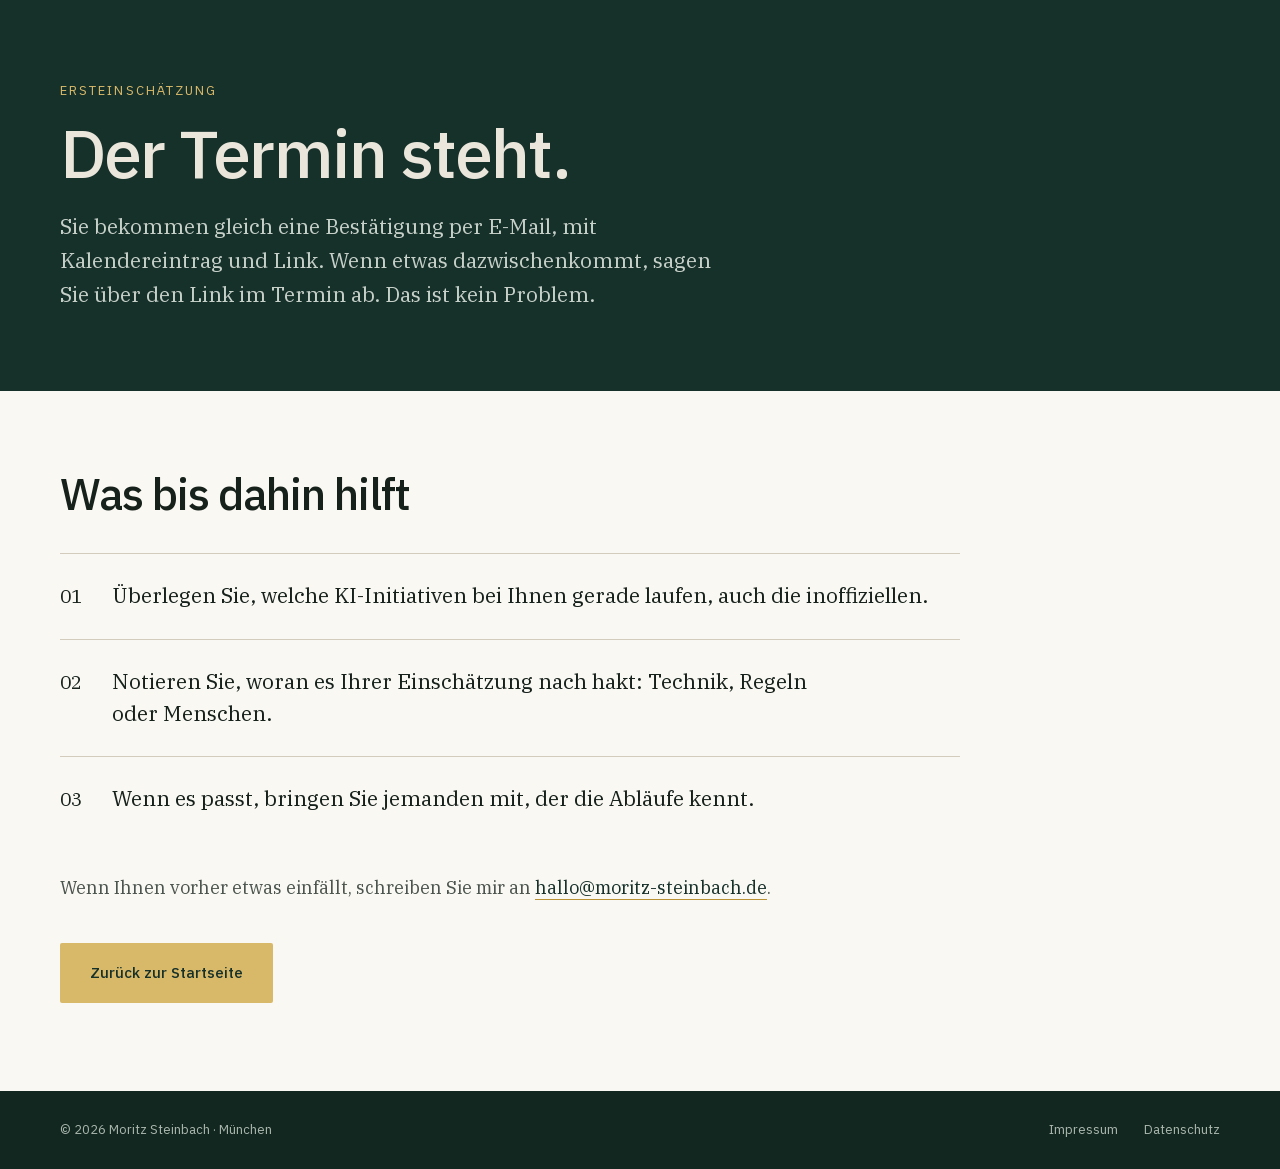
<file: danke.html>
<!DOCTYPE html>
<html lang="de">
<head>
<meta charset="UTF-8">
<meta name="viewport" content="width=device-width, initial-scale=1">
<title>Termin steht | Moritz Steinbach</title>
<meta name="robots" content="noindex, nofollow">
<meta name="description" content="Der Termin ist gebucht. Was jetzt passiert.">
<meta name="theme-color" content="#16302a">
<link rel="icon" href="/favicon.svg" type="image/svg+xml">
<link rel="stylesheet" href="css/site.css?v=6">
</head>
<body>

<header class="dark">
  <div class="wrap hero-in">
    <div class="hero-text">
      <p class="eyebrow">Ersteinschätzung</p>
      <h1 style="max-width:14ch">Der Termin steht.</h1>
      <p class="lead" style="max-width:52ch">Sie bekommen gleich eine Bestätigung per E-Mail, mit Kalendereintrag und Link. Wenn etwas dazwischenkommt, sagen Sie über den Link im Termin ab. Das ist kein Problem.</p>
    </div>
  </div>
</header>

<main id="inhalt">
<section>
  <div class="wrap sect">
    <div class="narrow" style="max-width:56ch">
      <h2>Was bis dahin hilft</h2>
    </div>
    <div style="margin-top:36px;max-width:900px">
      <div class="satz"><span class="satz-n">01</span><p style="font-size:clamp(18px,2vw,21px)">Überlegen Sie, welche KI-Initiativen bei Ihnen gerade laufen, auch die inoffiziellen.</p></div>
      <div class="satz"><span class="satz-n">02</span><p style="font-size:clamp(18px,2vw,21px)">Notieren Sie, woran es Ihrer Einschätzung nach hakt: Technik, Regeln oder Menschen.</p></div>
      <div class="satz"><span class="satz-n">03</span><p style="font-size:clamp(18px,2vw,21px)">Wenn es passt, bringen Sie jemanden mit, der die Abläufe kennt.</p></div>
    </div>
    <p style="margin-top:32px;font-size:18px;color:var(--muted)">Wenn Ihnen vorher etwas einfällt, schreiben Sie mir an <a href="mailto:hallo@moritz-steinbach.de" style="color:var(--green-800);border-bottom:1px solid var(--gold-ink);text-decoration:none">hallo@moritz-steinbach.de</a>.</p>
    <div class="cta-row">
      <a class="btn" href="/">Zurück zur Startseite</a>
    </div>
  </div>
</section>
</main>

<footer>
  <div class="wrap foot">
    <span>© 2026 Moritz Steinbach · München</span>
    <div class="foot-links">
      <a href="/impressum.html">Impressum</a>
      <a href="/datenschutz.html">Datenschutz</a>
    </div>
  </div>
</footer>

<script src="js/site.js?v=7"></script>
<script src="js/danke.js?v=3"></script>
</body>
</html>
</file>
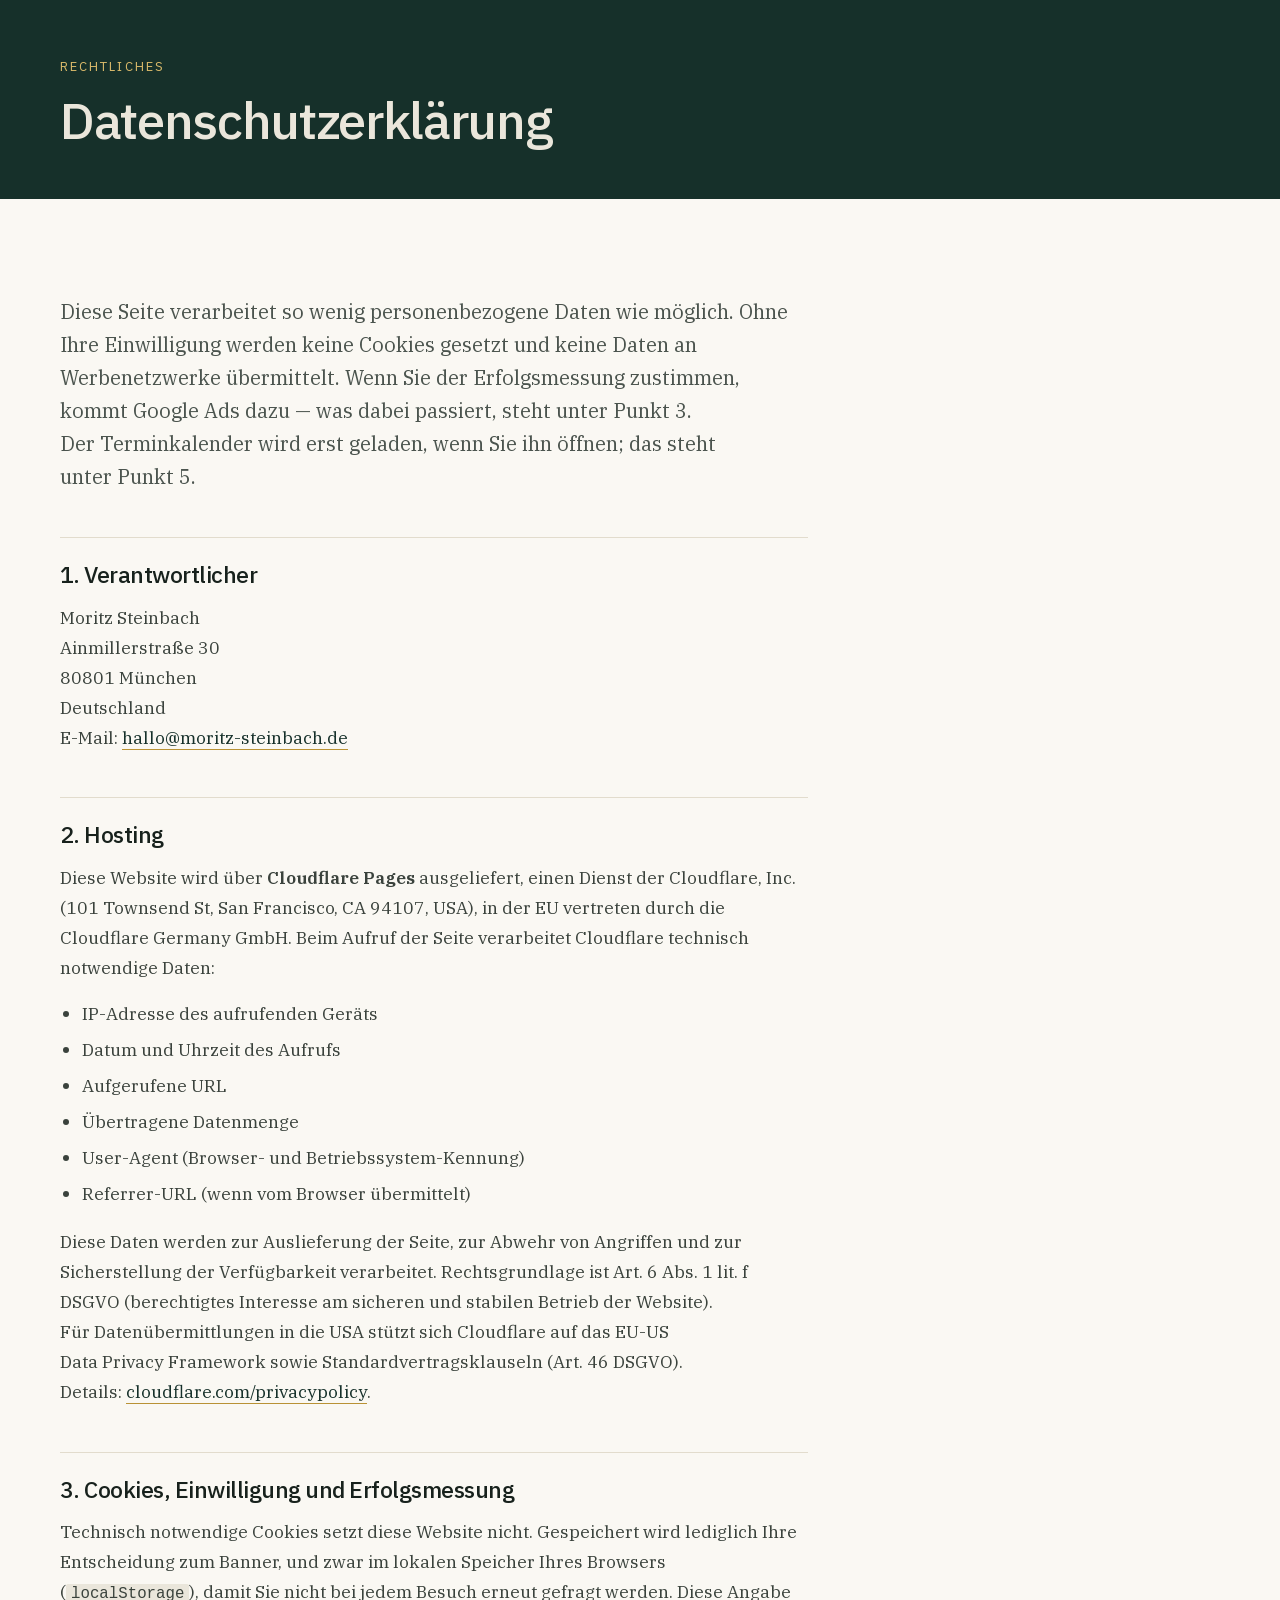
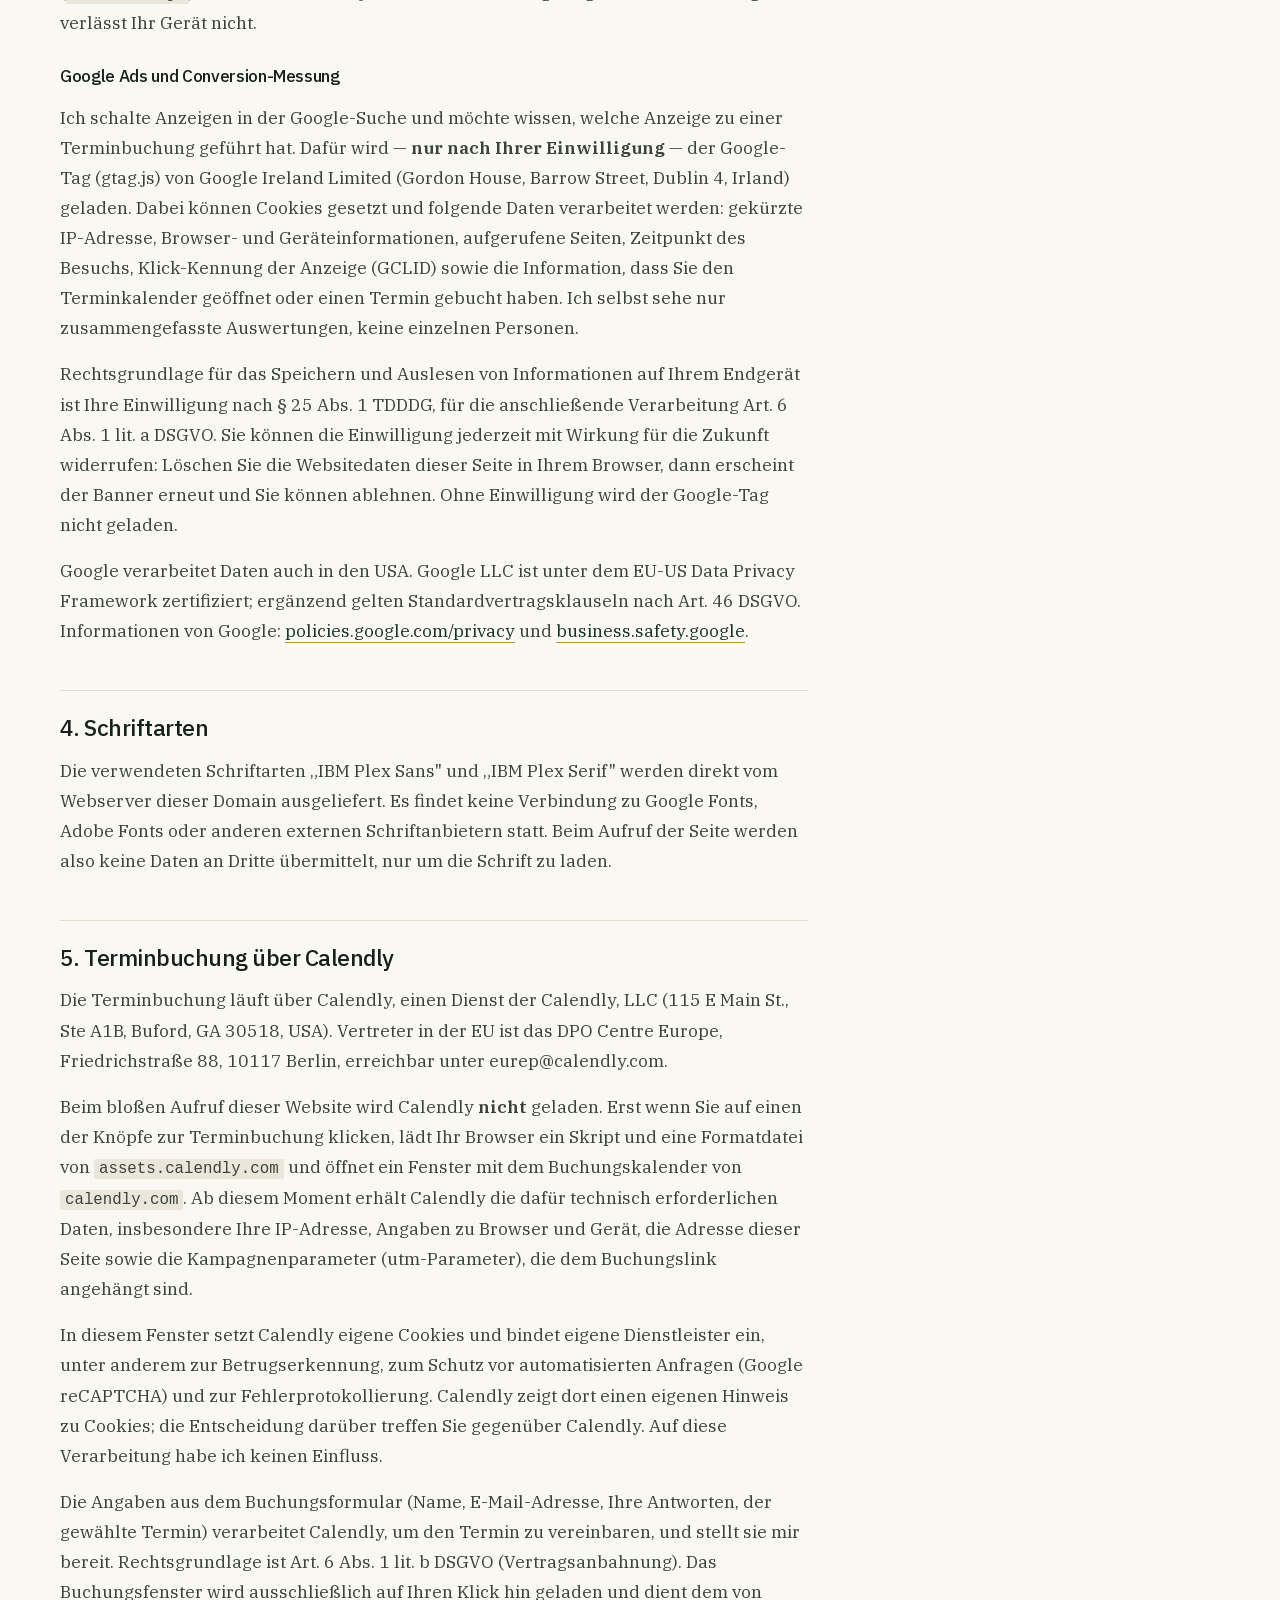
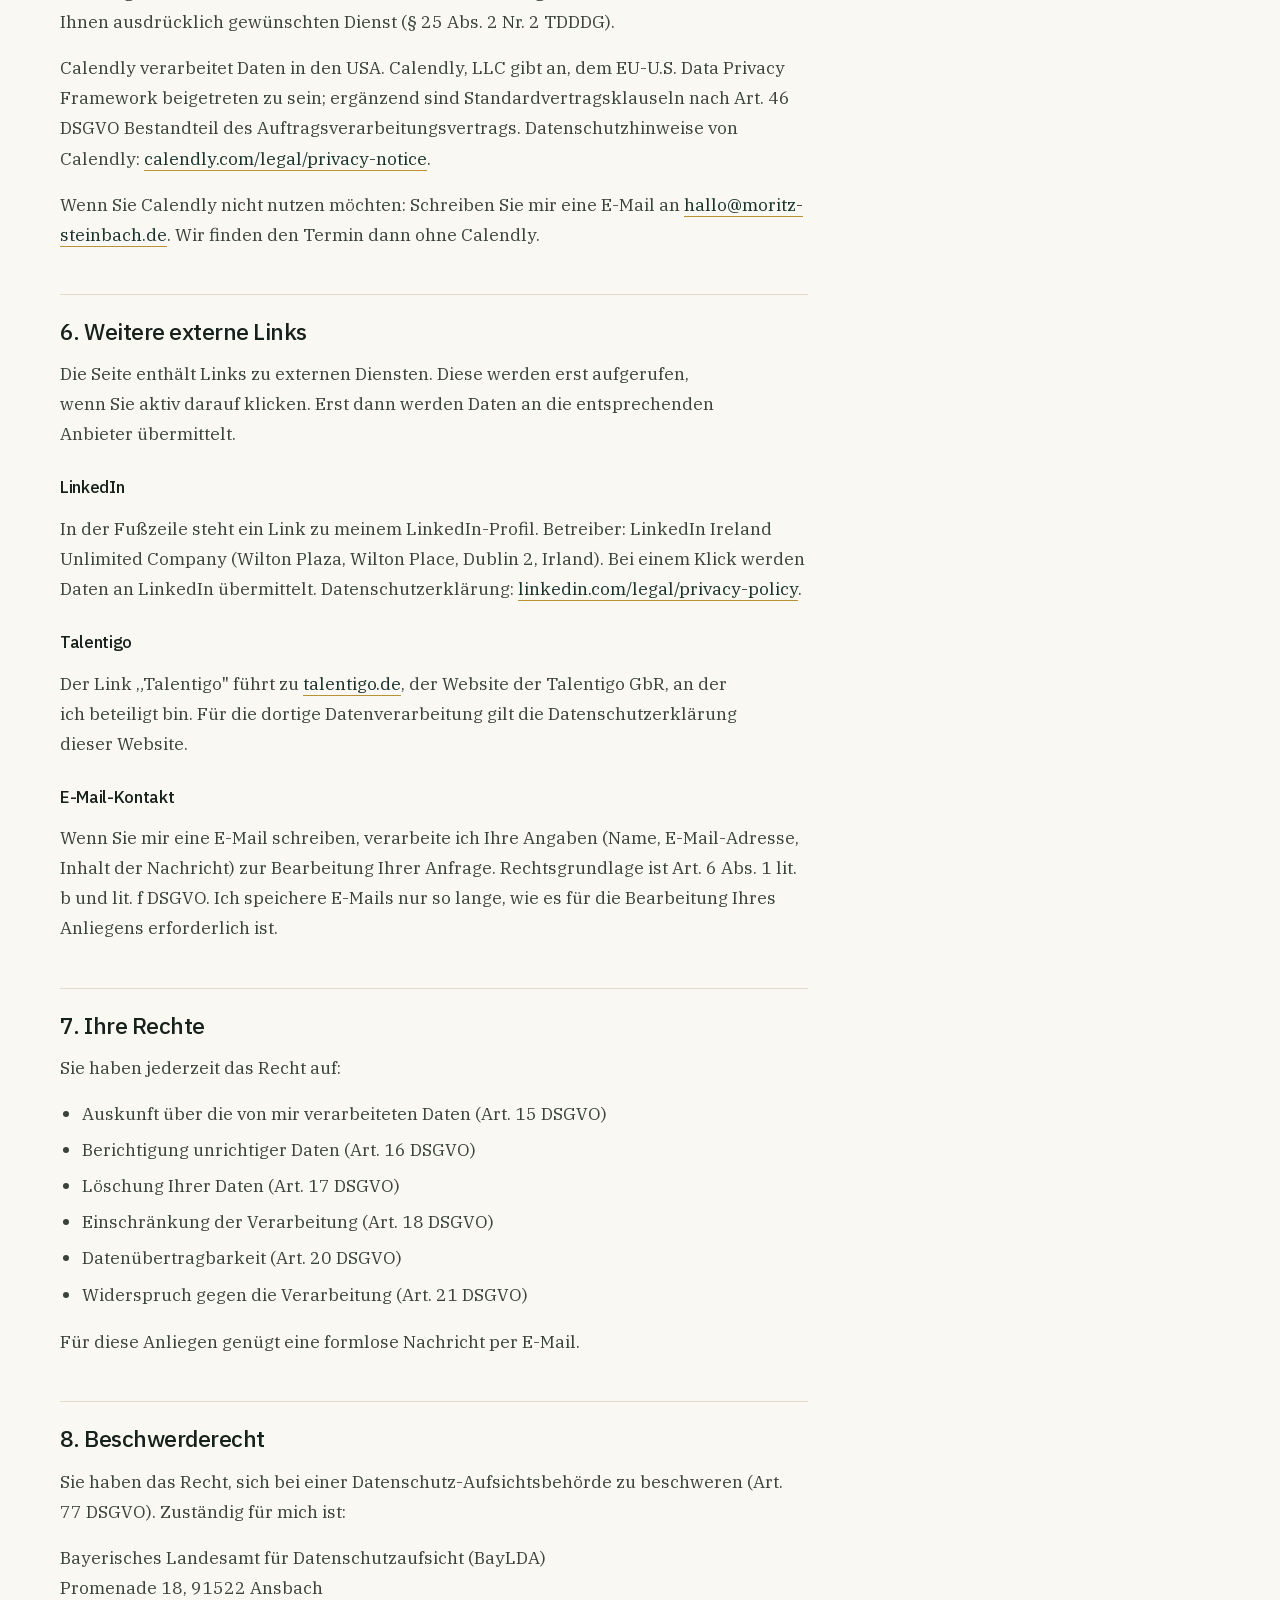
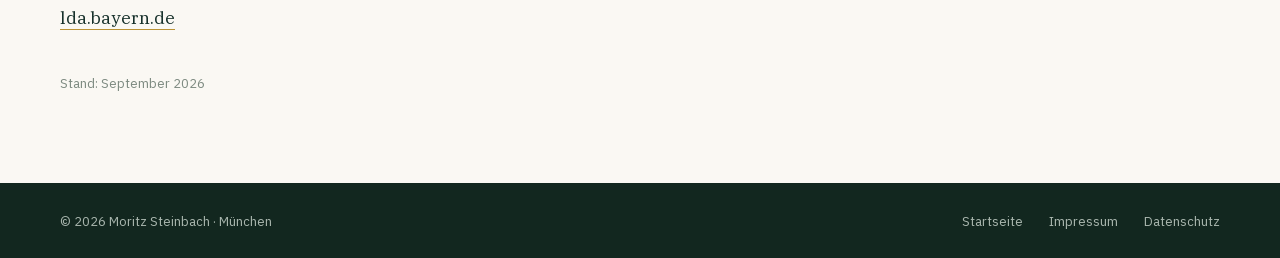
<file: datenschutz.html>
<!DOCTYPE html>
<html lang="de">
<head>
<meta charset="UTF-8">
<meta name="viewport" content="width=device-width, initial-scale=1">
<title>Datenschutzerklärung | Moritz Steinbach</title>
<meta name="robots" content="noindex">
<meta name="theme-color" content="#16302a">
<link rel="icon" href="/favicon.svg" type="image/svg+xml">
<link rel="stylesheet" href="css/site.css?v=6">
</head>
<body>

<header class="dark">
  <div class="wrap hero-in" style="padding-top:56px;padding-bottom:52px">
    <div class="hero-text">
      <p class="eyebrow">Rechtliches</p>
      <h1 style="font-size:clamp(32px,4vw,52px)">Datenschutzerklärung</h1>
    </div>
  </div>
</header>

<main id="inhalt">
<section>
  <div class="wrap sect">
    <div class="legal">
      <p class="intro">
      Diese Seite verarbeitet so wenig personenbezogene Daten wie möglich. Ohne Ihre Einwilligung werden keine Cookies gesetzt und keine Daten an Werbenetzwerke übermittelt. Wenn Sie der Erfolgsmessung zustimmen, kommt Google Ads dazu — was dabei passiert, steht unter Punkt&nbsp;3. Der Terminkalender wird erst geladen, wenn Sie ihn öffnen; das steht unter Punkt&nbsp;5.
      </p>
      <h2>1. Verantwortlicher</h2>
      <p>
      Moritz Steinbach<br>
      Ainmillerstraße 30<br>
      80801 München<br>
      Deutschland<br>
      E-Mail: <a href="mailto:hallo@moritz-steinbach.de">hallo@moritz-steinbach.de</a>
      </p>
      <h2>2. Hosting</h2>
      <p>
      Diese Website wird über <strong>Cloudflare Pages</strong> ausgeliefert, einen Dienst der Cloudflare, Inc. (101 Townsend St, San Francisco, CA 94107, USA), in der EU vertreten durch die Cloudflare Germany GmbH. Beim Aufruf der Seite verarbeitet Cloudflare technisch notwendige Daten:
      </p>
      <ul>
      <li>IP-Adresse des aufrufenden Geräts</li>
      <li>Datum und Uhrzeit des Aufrufs</li>
      <li>Aufgerufene URL</li>
      <li>Übertragene Datenmenge</li>
      <li>User-Agent (Browser- und Betriebssystem-Kennung)</li>
      <li>Referrer-URL (wenn vom Browser übermittelt)</li>
      </ul>
      <p>
      Diese Daten werden zur Auslieferung der Seite, zur Abwehr von Angriffen und zur Sicherstellung der Verfügbarkeit verarbeitet. Rechtsgrundlage ist Art. 6 Abs. 1 lit. f DSGVO (berechtigtes Interesse am sicheren und stabilen Betrieb der Website). Für Datenübermittlungen in die USA stützt sich Cloudflare auf das EU-US Data Privacy Framework sowie Standardvertragsklauseln (Art. 46 DSGVO). Details: <a href="https://www.cloudflare.com/privacypolicy/" target="_blank" rel="noopener noreferrer">cloudflare.com/privacypolicy</a>.
      </p>
      <h2>3. Cookies, Einwilligung und Erfolgsmessung</h2>
      <p>
      Technisch notwendige Cookies setzt diese Website nicht. Gespeichert wird lediglich Ihre Entscheidung zum Banner, und zwar im lokalen Speicher Ihres Browsers (<code>localStorage</code>), damit Sie nicht bei jedem Besuch erneut gefragt werden. Diese Angabe verlässt Ihr Gerät nicht.
      </p>
      <h3>Google Ads und Conversion-Messung</h3>
      <p>
      Ich schalte Anzeigen in der Google-Suche und möchte wissen, welche Anzeige zu einer Terminbuchung geführt hat. Dafür wird — <strong>nur nach Ihrer Einwilligung</strong> — der Google-Tag (gtag.js) von Google Ireland Limited (Gordon House, Barrow Street, Dublin 4, Irland) geladen. Dabei können Cookies gesetzt und folgende Daten verarbeitet werden: gekürzte IP-Adresse, Browser- und Geräteinformationen, aufgerufene Seiten, Zeitpunkt des Besuchs, Klick-Kennung der Anzeige (GCLID) sowie die Information, dass Sie den Terminkalender geöffnet oder einen Termin gebucht haben. Ich selbst sehe nur zusammengefasste Auswertungen, keine einzelnen Personen.
      </p>
      <p>
      Rechtsgrundlage für das Speichern und Auslesen von Informationen auf Ihrem Endgerät ist Ihre Einwilligung nach § 25 Abs. 1 TDDDG, für die anschließende Verarbeitung Art. 6 Abs. 1 lit. a DSGVO. Sie können die Einwilligung jederzeit mit Wirkung für die Zukunft widerrufen: Löschen Sie die Websitedaten dieser Seite in Ihrem Browser, dann erscheint der Banner erneut und Sie können ablehnen. Ohne Einwilligung wird der Google-Tag nicht geladen.
      </p>
      <p>
      Google verarbeitet Daten auch in den USA. Google LLC ist unter dem EU-US Data Privacy Framework zertifiziert; ergänzend gelten Standardvertragsklauseln nach Art. 46 DSGVO. Informationen von Google: <a href="https://policies.google.com/privacy" target="_blank" rel="noopener noreferrer">policies.google.com/privacy</a> und <a href="https://business.safety.google/adscontrollerterms/" target="_blank" rel="noopener noreferrer">business.safety.google</a>.
      </p>
      <h2>4. Schriftarten</h2>
      <p>
      Die verwendeten Schriftarten „IBM Plex Sans" und „IBM Plex Serif" werden direkt vom Webserver dieser Domain ausgeliefert. Es findet keine Verbindung zu Google Fonts, Adobe Fonts oder anderen externen Schriftanbietern statt. Beim Aufruf der Seite werden also keine Daten an Dritte übermittelt, nur um die Schrift zu laden.
      </p>
      <h2>5. Terminbuchung über Calendly</h2>
      <p>
      Die Terminbuchung läuft über Calendly, einen Dienst der Calendly, LLC (115 E Main St., Ste A1B, Buford, GA 30518, USA). Vertreter in der EU ist das DPO Centre Europe, Friedrichstraße 88, 10117 Berlin, erreichbar unter eurep@calendly.com.
      </p>
      <p>
      Beim bloßen Aufruf dieser Website wird Calendly <strong>nicht</strong> geladen. Erst wenn Sie auf einen der Knöpfe zur Terminbuchung klicken, lädt Ihr Browser ein Skript und eine Formatdatei von <code>assets.calendly.com</code> und öffnet ein Fenster mit dem Buchungskalender von <code>calendly.com</code>. Ab diesem Moment erhält Calendly die dafür technisch erforderlichen Daten, insbesondere Ihre IP-Adresse, Angaben zu Browser und Gerät, die Adresse dieser Seite sowie die Kampagnenparameter (utm-Parameter), die dem Buchungslink angehängt sind.
      </p>
      <p>
      In diesem Fenster setzt Calendly eigene Cookies und bindet eigene Dienstleister ein, unter anderem zur Betrugserkennung, zum Schutz vor automatisierten Anfragen (Google reCAPTCHA) und zur Fehlerprotokollierung. Calendly zeigt dort einen eigenen Hinweis zu Cookies; die Entscheidung darüber treffen Sie gegenüber Calendly. Auf diese Verarbeitung habe ich keinen Einfluss.
      </p>
      <p>
      Die Angaben aus dem Buchungsformular (Name, E-Mail-Adresse, Ihre Antworten, der gewählte Termin) verarbeitet Calendly, um den Termin zu vereinbaren, und stellt sie mir bereit. Rechtsgrundlage ist Art. 6 Abs. 1 lit. b DSGVO (Vertragsanbahnung). Das Buchungsfenster wird ausschließlich auf Ihren Klick hin geladen und dient dem von Ihnen ausdrücklich gewünschten Dienst (§ 25 Abs. 2 Nr. 2 TDDDG).
      </p>
      <p>
      Calendly verarbeitet Daten in den USA. Calendly, LLC gibt an, dem EU-U.S. Data Privacy Framework beigetreten zu sein; ergänzend sind Standardvertragsklauseln nach Art. 46 DSGVO Bestandteil des Auftragsverarbeitungsvertrags. Datenschutzhinweise von Calendly: <a href="https://calendly.com/legal/privacy-notice" target="_blank" rel="noopener noreferrer">calendly.com/legal/privacy-notice</a>.
      </p>
      <p>
      Wenn Sie Calendly nicht nutzen möchten: Schreiben Sie mir eine E-Mail an <a href="mailto:hallo@moritz-steinbach.de">hallo@moritz-steinbach.de</a>. Wir finden den Termin dann ohne Calendly.
      </p>
      <h2>6. Weitere externe Links</h2>
      <p>
      Die Seite enthält Links zu externen Diensten. Diese werden erst aufgerufen, wenn Sie aktiv darauf klicken. Erst dann werden Daten an die entsprechenden Anbieter übermittelt.
      </p>
      <h3>LinkedIn</h3>
      <p>
      In der Fußzeile steht ein Link zu meinem LinkedIn-Profil. Betreiber: LinkedIn Ireland Unlimited Company (Wilton Plaza, Wilton Place, Dublin 2, Irland). Bei einem Klick werden Daten an LinkedIn übermittelt. Datenschutzerklärung: <a href="https://www.linkedin.com/legal/privacy-policy" target="_blank" rel="noopener noreferrer">linkedin.com/legal/privacy-policy</a>.
      </p>
      <h3>Talentigo</h3>
      <p>
      Der Link „Talentigo" führt zu <a href="https://talentigo.de" target="_blank" rel="noopener noreferrer">talentigo.de</a>, der Website der Talentigo GbR, an der ich beteiligt bin. Für die dortige Datenverarbeitung gilt die Datenschutzerklärung dieser Website.
      </p>
      <h3>E-Mail-Kontakt</h3>
      <p>
      Wenn Sie mir eine E-Mail schreiben, verarbeite ich Ihre Angaben (Name, E-Mail-Adresse, Inhalt der Nachricht) zur Bearbeitung Ihrer Anfrage. Rechtsgrundlage ist Art. 6 Abs. 1 lit. b und lit. f DSGVO. Ich speichere E-Mails nur so lange, wie es für die Bearbeitung Ihres Anliegens erforderlich ist.
      </p>
      <h2>7. Ihre Rechte</h2>
      <p>
      Sie haben jederzeit das Recht auf:
      </p>
      <ul>
      <li>Auskunft über die von mir verarbeiteten Daten (Art. 15 DSGVO)</li>
      <li>Berichtigung unrichtiger Daten (Art. 16 DSGVO)</li>
      <li>Löschung Ihrer Daten (Art. 17 DSGVO)</li>
      <li>Einschränkung der Verarbeitung (Art. 18 DSGVO)</li>
      <li>Datenübertragbarkeit (Art. 20 DSGVO)</li>
      <li>Widerspruch gegen die Verarbeitung (Art. 21 DSGVO)</li>
      </ul>
      <p>
      Für diese Anliegen genügt eine formlose Nachricht per E-Mail.
      </p>
      <h2>8. Beschwerderecht</h2>
      <p>
      Sie haben das Recht, sich bei einer Datenschutz-Aufsichtsbehörde zu beschweren (Art. 77 DSGVO). Zuständig für mich ist:
      </p>
      <p>
      Bayerisches Landesamt für Datenschutzaufsicht (BayLDA)<br>
      Promenade 18, 91522 Ansbach<br>
      <a href="https://www.lda.bayern.de" target="_blank" rel="noopener noreferrer">lda.bayern.de</a>
      </p>
      <div class="meta">
      Stand: September 2026
      </div>
    </div>
  </div>
</section>
</main>

<footer>
  <div class="wrap foot">
    <span>© 2026 Moritz Steinbach · München</span>
    <div class="foot-links">
      <a href="/">Startseite</a>
      <a href="/impressum.html">Impressum</a>
      <a href="/datenschutz.html">Datenschutz</a>
    </div>
  </div>
</footer>

</body>
</html>
</file>
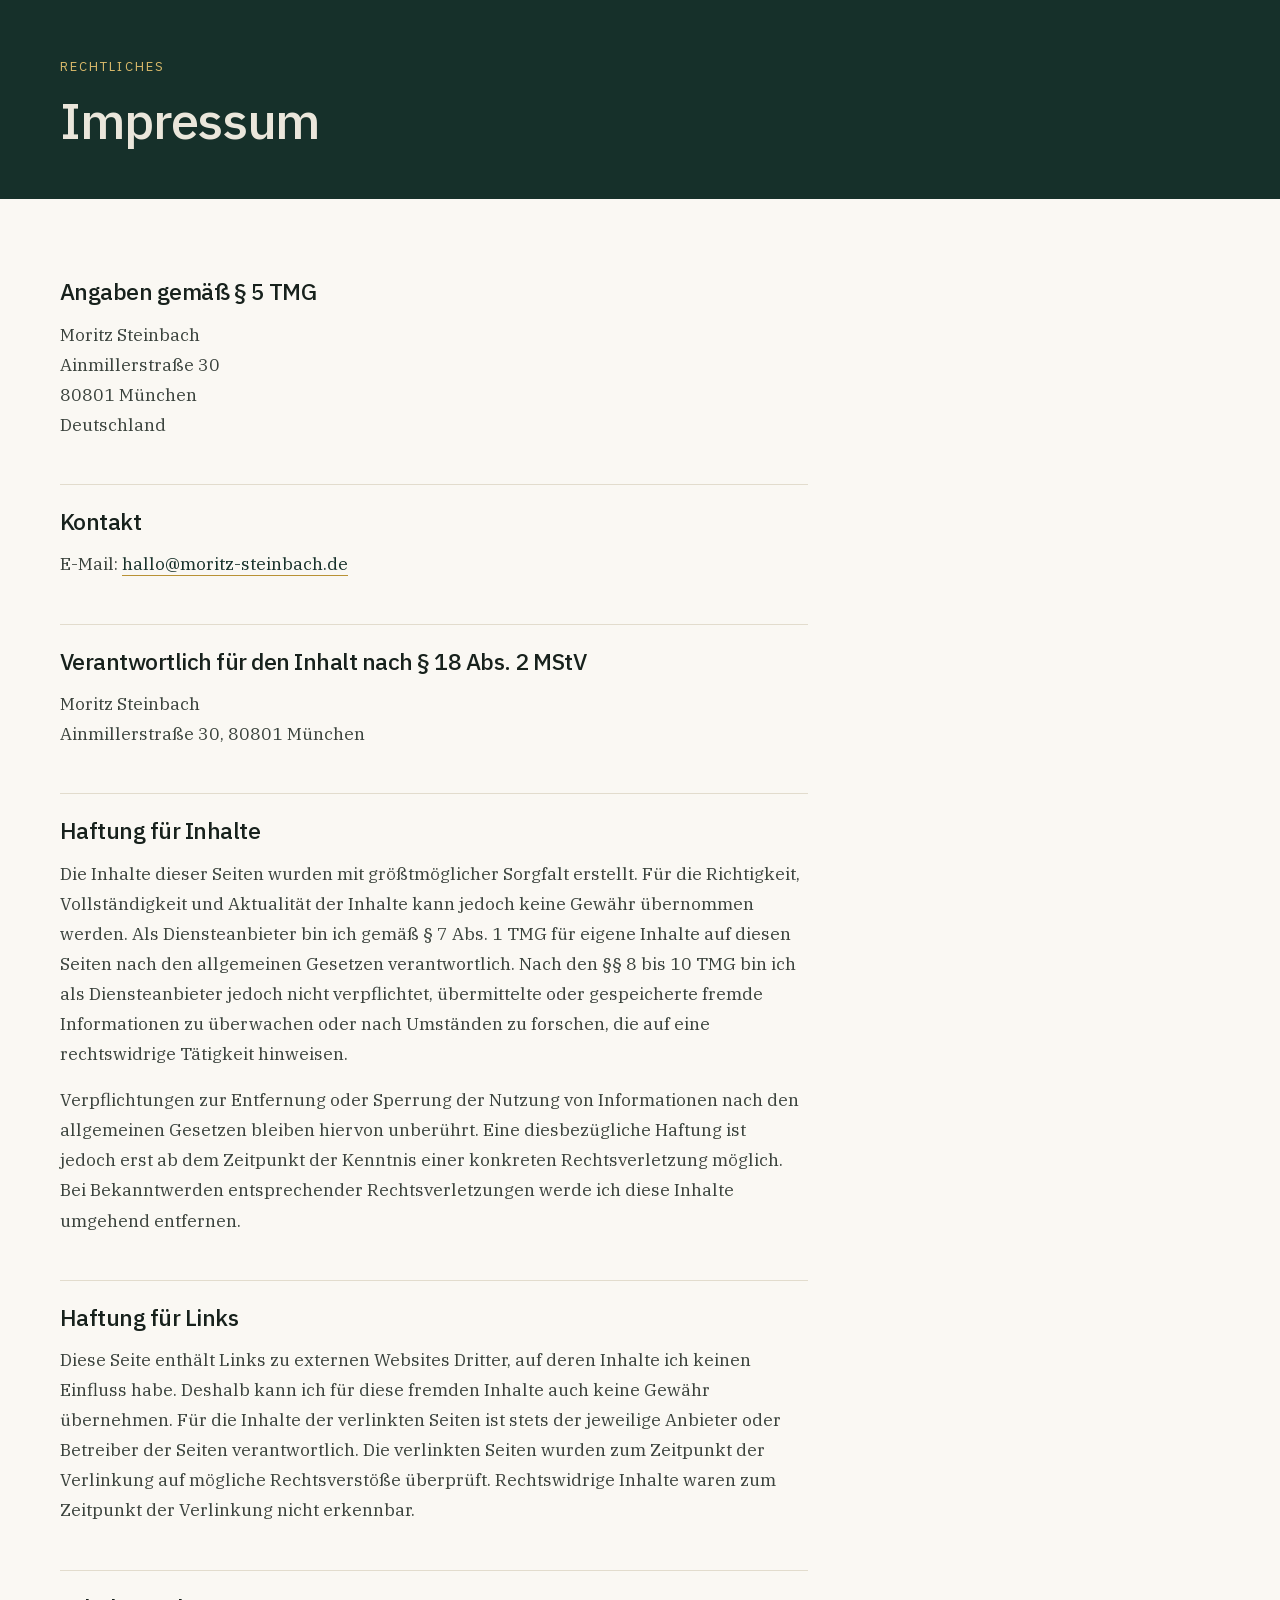
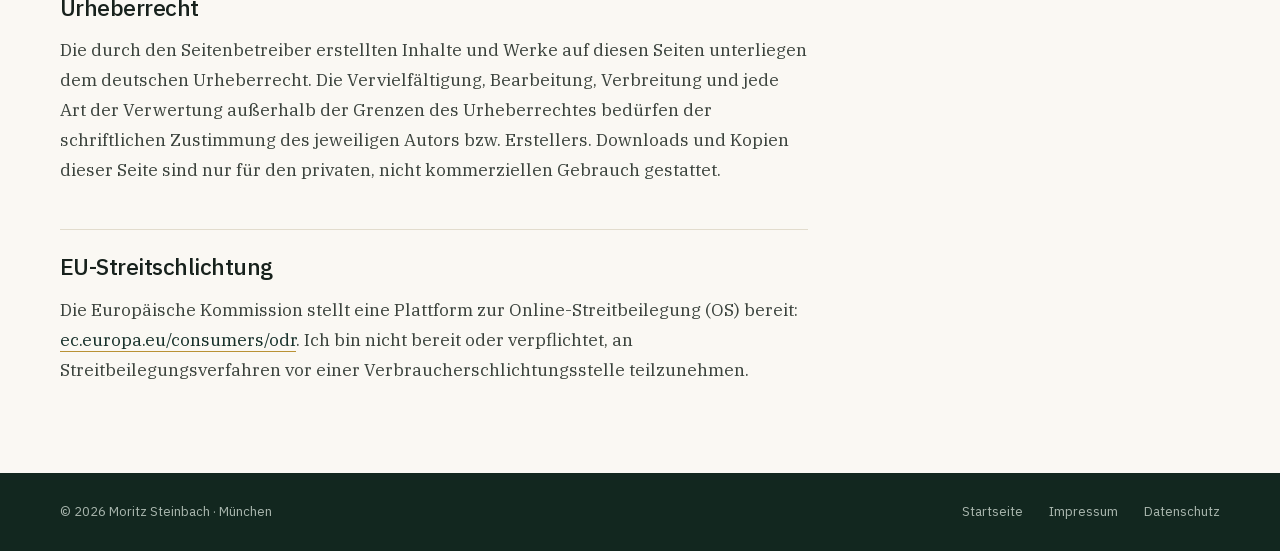
<file: impressum.html>
<!DOCTYPE html>
<html lang="de">
<head>
<meta charset="UTF-8">
<meta name="viewport" content="width=device-width, initial-scale=1">
<title>Impressum | Moritz Steinbach</title>
<meta name="robots" content="noindex">
<meta name="theme-color" content="#16302a">
<link rel="icon" href="/favicon.svg" type="image/svg+xml">
<link rel="stylesheet" href="css/site.css?v=6">
</head>
<body>

<header class="dark">
  <div class="wrap hero-in" style="padding-top:56px;padding-bottom:52px">
    <div class="hero-text">
      <p class="eyebrow">Rechtliches</p>
      <h1 style="font-size:clamp(32px,4vw,52px)">Impressum</h1>
    </div>
  </div>
</header>

<main id="inhalt">
<section>
  <div class="wrap sect">
    <div class="legal">
      <h2>Angaben gemäß § 5 TMG</h2>
      <address>
      Moritz Steinbach<br>
      Ainmillerstraße 30<br>
      80801 München<br>
      Deutschland
      </address>
      <h2>Kontakt</h2>
      <p>
      E-Mail: <a href="mailto:hallo@moritz-steinbach.de">hallo@moritz-steinbach.de</a>
      </p>
      <h2>Verantwortlich für den Inhalt nach § 18 Abs. 2 MStV</h2>
      <p>
      Moritz Steinbach<br>
      Ainmillerstraße 30, 80801 München
      </p>
      <h2>Haftung für Inhalte</h2>
      <p>
      Die Inhalte dieser Seiten wurden mit größtmöglicher Sorgfalt erstellt. Für die Richtigkeit, Vollständigkeit und Aktualität der Inhalte kann jedoch keine Gewähr übernommen werden. Als Diensteanbieter bin ich gemäß § 7 Abs. 1 TMG für eigene Inhalte auf diesen Seiten nach den allgemeinen Gesetzen verantwortlich. Nach den §§ 8 bis 10 TMG bin ich als Diensteanbieter jedoch nicht verpflichtet, übermittelte oder gespeicherte fremde Informationen zu überwachen oder nach Umständen zu forschen, die auf eine rechtswidrige Tätigkeit hinweisen.
      </p>
      <p>
      Verpflichtungen zur Entfernung oder Sperrung der Nutzung von Informationen nach den allgemeinen Gesetzen bleiben hiervon unberührt. Eine diesbezügliche Haftung ist jedoch erst ab dem Zeitpunkt der Kenntnis einer konkreten Rechtsverletzung möglich. Bei Bekanntwerden entsprechender Rechtsverletzungen werde ich diese Inhalte umgehend entfernen.
      </p>
      <h2>Haftung für Links</h2>
      <p>
      Diese Seite enthält Links zu externen Websites Dritter, auf deren Inhalte ich keinen Einfluss habe. Deshalb kann ich für diese fremden Inhalte auch keine Gewähr übernehmen. Für die Inhalte der verlinkten Seiten ist stets der jeweilige Anbieter oder Betreiber der Seiten verantwortlich. Die verlinkten Seiten wurden zum Zeitpunkt der Verlinkung auf mögliche Rechtsverstöße überprüft. Rechtswidrige Inhalte waren zum Zeitpunkt der Verlinkung nicht erkennbar.
      </p>
      <h2>Urheberrecht</h2>
      <p>
      Die durch den Seitenbetreiber erstellten Inhalte und Werke auf diesen Seiten unterliegen dem deutschen Urheberrecht. Die Vervielfältigung, Bearbeitung, Verbreitung und jede Art der Verwertung außerhalb der Grenzen des Urheberrechtes bedürfen der schriftlichen Zustimmung des jeweiligen Autors bzw. Erstellers. Downloads und Kopien dieser Seite sind nur für den privaten, nicht kommerziellen Gebrauch gestattet.
      </p>
      <h2>EU-Streitschlichtung</h2>
      <p>
      Die Europäische Kommission stellt eine Plattform zur Online-Streitbeilegung (OS) bereit: <a href="https://ec.europa.eu/consumers/odr/" target="_blank" rel="noopener noreferrer">ec.europa.eu/consumers/odr</a>. Ich bin nicht bereit oder verpflichtet, an Streitbeilegungsverfahren vor einer Verbraucherschlichtungsstelle teilzunehmen.
      </p>
    </div>
  </div>
</section>
</main>

<footer>
  <div class="wrap foot">
    <span>© 2026 Moritz Steinbach · München</span>
    <div class="foot-links">
      <a href="/">Startseite</a>
      <a href="/impressum.html">Impressum</a>
      <a href="/datenschutz.html">Datenschutz</a>
    </div>
  </div>
</footer>

</body>
</html>
</file>
<file: css/site.css>
/* ═══════════════════════════════════════════════════════════════════
   moritz-steinbach.de
   Schriften liegen lokal (fonts/), keine Verbindung zu Google.
   ═══════════════════════════════════════════════════════════════════ */

@font-face{font-family:'IBM Plex Sans';font-style:normal;font-weight:400 600;font-display:swap;
  src:url('../fonts/ibm-plex-sans.woff2') format('woff2')}
@font-face{font-family:'IBM Plex Serif';font-style:normal;font-weight:400;font-display:swap;
  src:url('../fonts/ibm-plex-serif-400.woff2') format('woff2')}
@font-face{font-family:'IBM Plex Serif';font-style:normal;font-weight:600;font-display:swap;
  src:url('../fonts/ibm-plex-serif-600.woff2') format('woff2')}
@font-face{font-family:'IBM Plex Serif';font-style:italic;font-weight:400;font-display:swap;
  src:url('../fonts/ibm-plex-serif-italic.woff2') format('woff2')}

:root{
  --green-900:#12271f;
  --green-800:#16302a;
  --green-700:#1d3a33;
  --green-600:#2c554b;
  --green-500:#3f6d61;
  --cream:#faf8f3;
  --cream-2:#eae6db;
  --cream-3:#f2eee5;
  --line:#e2dccd;
  --line-2:#d3ccbc;
  --ink:#17211c;
  --muted:#4b544e;
  --muted-2:#6d776f;
  --muted-3:#7d8a80;
  --on-dark:#eae6db;
  --on-dark-2:#c6d0c9;
  --on-dark-3:#a9b6ae;
  --on-dark-4:#8fa39a;
  --gold:#d8b96a;
  --rost:#a0512c;
  --gold-ink:#b99235;
  --clay:#a0512c;
  --moss:#2f6b55;
  --ui:'IBM Plex Sans',Helvetica,Arial,sans-serif;
  --serif:'IBM Plex Serif',Georgia,'Times New Roman',serif;
  --pad:40px;
}

*,*::before,*::after{box-sizing:border-box}
html{-webkit-text-size-adjust:100%}
body{
  margin:0;background:var(--cream);color:var(--ink);
  font-family:var(--serif);font-size:19px;line-height:1.7;
  overflow-x:hidden;-webkit-font-smoothing:antialiased;text-rendering:optimizeLegibility;
}
img{max-width:100%;height:auto;display:block}
a{color:inherit}
h1,h2,h3{font-family:var(--ui);font-weight:500;letter-spacing:-0.022em;margin:0;text-wrap:pretty}
h1{font-size:clamp(36px,5.4vw,68px);line-height:1.04;letter-spacing:-0.026em}
h2{font-size:clamp(28px,3.8vw,44px);line-height:1.06}
h3{font-size:clamp(20px,2vw,25px);line-height:1.2;letter-spacing:-0.02em}
p{margin:0;text-wrap:pretty}
summary::-webkit-details-marker{display:none}

section[id],header[id]{scroll-margin-top:84px}
.wrap{max-width:1240px;margin:0 auto;padding-left:var(--pad);padding-right:var(--pad)}
.sect{padding-top:80px;padding-bottom:88px}
.narrow{max-width:62ch}
.skip-link{position:absolute;left:-9999px;top:0;z-index:99;background:var(--gold);color:var(--green-800);
  padding:12px 20px;font-family:var(--ui);font-size:14px;text-decoration:none}
.skip-link:focus{left:0}

:where(a,button,summary,[tabindex]):focus-visible{outline:2px solid var(--gold);outline-offset:3px;border-radius:2px}

/* ── Dunkle Bänder ──────────────────────────────────────────────── */
.dark{background:var(--green-800);color:var(--on-dark)}
.panel{background:var(--cream-2)}

/* ── Auszeichnungen ─────────────────────────────────────────────── */
.eyebrow{font-family:var(--ui);font-size:13px;letter-spacing:0.16em;text-transform:uppercase;
  color:var(--rost);margin-bottom:16px}
.dark .eyebrow{color:var(--gold)}
.lead{font-size:clamp(18px,2.1vw,21px);line-height:1.62;color:var(--muted);margin-top:20px}
.lead b{font-weight:600;color:var(--ink)}
.lead-fett{font-size:18.5px;line-height:1.72;font-weight:600;color:var(--ink)}
.dark .lead b{color:var(--on-dark)}
.dark .lead{color:var(--on-dark-2)}
.small{font-family:var(--ui);font-size:13px;line-height:1.7;color:var(--muted-3)}

/* ── Schaltflächen ──────────────────────────────────────────────── */
.btn{display:inline-block;padding:17px 30px;border-radius:2px;background:var(--gold);
  color:var(--green-800);text-decoration:none;font-family:var(--ui);font-size:15px;font-weight:500;
  transition:background .15s ease}
.btn:hover{background:var(--on-dark)}
.dark .btn:hover{background:var(--on-dark)}
.cta-row{display:flex;flex-wrap:wrap;align-items:center;gap:22px;margin-top:40px;font-family:var(--ui)}
.cta-note{font-size:14px;color:var(--muted-2)}
.dark .cta-note{color:var(--on-dark-3)}

/* ── Navigation ─────────────────────────────────────────────────── */
.nav{position:sticky;top:0;z-index:20;background:var(--green-800);color:var(--on-dark);
  border-bottom:1px solid var(--green-600)}
.nav-in{display:flex;align-items:center;justify-content:space-between;gap:24px;flex-wrap:wrap;
  padding-top:18px;padding-bottom:18px;font-family:var(--ui)}
.nav-name{text-decoration:none;font-size:17px;font-weight:500;letter-spacing:-0.01em}
.nav-links{display:flex;align-items:center;gap:28px;flex-wrap:wrap;font-size:14px;color:var(--on-dark-3)}
.nav-links a{text-decoration:none;transition:color .15s ease}
.nav-links a:hover{color:var(--on-dark)}
.nav-cta{padding:10px 18px;border-radius:2px;background:var(--gold);color:var(--green-800)!important;font-weight:500}
.nav-cta:hover{background:var(--on-dark)}

/* ── Hero ───────────────────────────────────────────────────────── */
.hero-in{display:flex;flex-wrap:wrap;gap:56px;align-items:flex-end;padding-top:80px;padding-bottom:80px}
.hero-text{flex:1 1 520px;min-width:0;max-width:64ch}
.hero-side{flex:1 1 300px;min-width:0}
.hero-portrait{width:100%;border:1px solid var(--green-600);border-radius:2px;
  filter:grayscale(1) contrast(1.04);background:var(--green-700)}

/* Variante B: Belege im Hero */
.hero-facts{display:grid;grid-template-columns:repeat(auto-fit,minmax(210px,1fr));gap:2px;
  margin-top:44px;background:var(--green-600);border:1px solid var(--green-600);border-radius:2px}
.hero-facts > div{background:var(--green-800);padding:20px 22px;display:flex;flex-direction:column;gap:7px}
.hf-k{font-family:var(--ui);font-size:14.5px;font-weight:500;color:var(--gold);letter-spacing:-0.01em;line-height:1.35}
.hf-v{font-size:15.5px;line-height:1.5;color:var(--on-dark-2)}

/* ── Beleg-Leiste unter dem Hero ────────────────────────────────── */
.proof{background:var(--cream-2);color:var(--muted);border-bottom:1px solid var(--line-2)}
.proof-wrap{padding-top:26px;padding-bottom:26px;display:flex;flex-direction:column;gap:18px}
.proof-row{display:flex;flex-direction:column;gap:16px}
.proof-row + .proof-row{border-top:1px solid var(--line-2);padding-top:18px}
.proof-label{max-width:none;font-family:var(--ui);font-size:12px;font-weight:500;letter-spacing:0.13em;
  text-transform:uppercase;color:var(--green-800)}
.proof-label span{display:inline;font-weight:400;color:var(--muted-2);letter-spacing:0;text-transform:none;font-size:13.5px}
.proof-names{font-family:var(--ui);font-size:14.5px;line-height:1.6;color:var(--muted)}
.proof-names b{font-weight:500;color:var(--ink)}
.proof-line{font-family:var(--ui);font-size:14.5px;line-height:1.6;color:var(--muted);
  padding-top:20px;padding-bottom:2px}
.proof-line b{font-weight:500;color:var(--green-800)}

/* Logos */
.logo-band{display:flex;flex-wrap:wrap;gap:clamp(20px,4vw,48px);align-items:center}
.logo-band .proof-label{flex:0 1 260px;margin:0;line-height:1.5}
.logo-band .proof-label span{font-size:13.5px}
.logo-row{flex:1 1 420px;min-width:0;display:grid;
  grid-template-columns:repeat(auto-fit,minmax(90px,1fr));align-items:center;justify-items:center;
  gap:20px 28px;padding-left:clamp(0px,3vw,32px);border-left:1px solid var(--line-2)}
.logo-mark{width:34px;height:34px}
.logo-row img{height:auto;max-width:100%;filter:grayscale(1);opacity:.78;mix-blend-mode:multiply}
.logo-word{font-family:var(--ui);font-size:15px;font-weight:500;letter-spacing:0.13em;color:var(--muted);opacity:.8;white-space:nowrap}

/* Variante C: Slider */
.marquee{position:relative;display:flex;align-items:center;gap:0;
  border-top:1px solid var(--line-2);overflow:hidden}
.marquee-label{flex:0 0 auto;position:relative;z-index:2;background:var(--cream-2);
  padding:16px var(--pad) 16px 0;margin-left:max(var(--pad),calc(50vw - 620px + var(--pad)));
  font-family:var(--ui);font-size:12px;font-weight:500;letter-spacing:0.13em;text-transform:uppercase;
  color:var(--green-800);white-space:nowrap}
.marquee-label span{font-weight:400;color:var(--muted-2);letter-spacing:0;text-transform:none;font-size:13.5px}
.marquee-view{flex:1 1 auto;overflow:hidden;-webkit-mask-image:linear-gradient(90deg,transparent,#000 40px,#000 calc(100% - 40px),transparent);
  mask-image:linear-gradient(90deg,transparent,#000 40px,#000 calc(100% - 40px),transparent)}
.marquee-track{display:flex;width:max-content;animation:slide 46s linear infinite}
.marquee:hover .marquee-track,.marquee:focus-within .marquee-track{animation-play-state:paused}
.marquee-set{display:flex;align-items:center;gap:88px;padding:16px 44px}
.marquee-set img{height:28px;width:auto;filter:grayscale(1);opacity:.72;mix-blend-mode:multiply;flex:0 0 auto}
@keyframes slide{from{transform:translateX(0)}to{transform:translateX(-50%)}}
@media (prefers-reduced-motion:reduce){.marquee-track{animation:none}}

/* ── Beispiel ───────────────────────────────────────────────────── */
.bsp{display:flex;flex-wrap:wrap;gap:40px 56px;margin-top:22px;align-items:flex-start}
.bsp-text{flex:1 1 420px;min-width:0;display:flex;flex-direction:column;gap:18px;
  font-size:18.5px;line-height:1.72;color:#3a423c}
.zahlen{flex:0 0 300px;max-width:100%;display:flex;flex-direction:column;
  border-top:2px solid var(--ink)}
.zahlen > div{display:flex;flex-direction:column;gap:4px;padding:18px 0;border-bottom:1px solid var(--line-2)}
.z-k{font-family:var(--ui);font-size:26px;font-weight:500;letter-spacing:-0.02em;color:var(--ink)}
.z-v{font-family:var(--ui);font-size:13.5px;line-height:1.5;color:var(--muted-2)}

/* ── Ausgangslage ───────────────────────────────────────────────── */

/* ── Aufzählungen mit Ziffern ───────────────────────────────────── */
.haftend{align-self:flex-start;position:sticky;top:105px}
@media (max-width:900px){.haftend{position:static}}
.lagen{flex:2 1 520px;min-width:0}
.satz{display:flex;gap:clamp(18px,3vw,30px);padding:26px 0;
  border-top:1px solid var(--line-2);align-items:flex-start}
.lagen > .satz:last-child{border-bottom:1px solid var(--line-2)}
.satz-ic{flex:0 0 auto;margin-top:4px;color:var(--green-800)}
.satz p{flex:1 1 auto;min-width:0;font-size:clamp(19px,2.2vw,23px);line-height:1.52}
.satz b{font-weight:600}
.these{padding-top:28px;border-top:2px solid var(--ink);max-width:64ch}
.these-kopf{font-family:var(--ui);font-weight:500;font-size:clamp(20px,2.2vw,25px);
  line-height:1.3;letter-spacing:-0.02em;color:var(--ink)}
.these-kopf + p{margin-top:12px;font-size:clamp(17px,1.9vw,19px);line-height:1.6;color:var(--muted)}

/* ── Ablauf-Zeitachse ───────────────────────────────────────────── */
.achse{display:grid;grid-template-columns:repeat(auto-fit,minmax(230px,1fr));
  gap:clamp(24px,3vw,40px);margin-top:clamp(44px,5vw,64px)}
.ax{position:relative;border-top:1px solid var(--green-600);padding-top:30px}
.ax::before{content:"";position:absolute;top:-5px;left:0;width:9px;height:9px;
  border-radius:999px;background:#5d7e74}
.ax-hi{border-top:2px solid var(--gold);padding-top:29px}
.ax-hi::before{top:-6px;width:11px;height:11px;background:var(--gold)}
.ax-top{display:flex;justify-content:space-between;align-items:baseline;gap:10px;
  font-family:var(--ui);font-size:13px;color:var(--on-dark-4);margin-bottom:14px}
.ax-top b{color:var(--on-dark);font-weight:500}
.ax-hi .ax-top,.ax-hi .ax-top b{color:var(--gold)}
.ax h3{font-family:var(--ui);font-weight:500;font-size:clamp(20px,2vw,25px);
  line-height:1.2;letter-spacing:-0.02em}
.ax > p{font-size:17px;line-height:1.65;color:var(--on-dark-2);margin-top:14px}
.ax-foot{margin-top:18px;padding-top:16px;border-top:1px solid var(--green-600);
  font-family:var(--ui);font-size:12px;line-height:1.7;color:var(--on-dark-4)}
.ax-foot b{color:var(--on-dark-2);font-weight:500}

/* ── Einblenden beim Scrollen ───────────────────────────────────── */
.js-reveal .rv{opacity:0;transform:translateY(14px);will-change:opacity,transform;
  transition:opacity .62s cubic-bezier(.22,.61,.36,1) var(--d,0ms),
             transform .62s cubic-bezier(.22,.61,.36,1) var(--d,0ms)}
.js-reveal .rv.in{opacity:1;transform:none}
/* Balken wachsen, sobald ihre Zeile eingeblendet ist */
.js-reveal .bk-voll,.js-reveal .bk-fill{transform:scaleX(0);transform-origin:left;
  transition:transform .85s cubic-bezier(.22,.61,.36,1) calc(var(--d,0ms) + 200ms)}
.js-reveal .rv.in .bk-voll,.js-reveal .rv.in .bk-fill{transform:scaleX(1)}
@media (prefers-reduced-motion:reduce){
  .js-reveal .rv{opacity:1;transform:none;transition:none}
  .js-reveal .bk-voll,.js-reveal .bk-fill{transform:none;transition:none}
}

/* ── Kurz-Kasten ────────────────────────────────────────────────── */
.kurz{flex:0 1 320px;min-width:250px;background:var(--cream-2);padding:30px 28px;
  display:flex;flex-direction:column;gap:18px;align-self:flex-start}
.kurz-label{font-family:var(--ui);font-size:12px;letter-spacing:0.14em;text-transform:uppercase;
  color:var(--muted-2);font-weight:500}
.kurz p + p{font-size:16.5px;line-height:1.6;color:#3a423c}
.kurz-label ~ p + p{padding-top:16px;border-top:1px solid var(--line-2)}

/* ── Balkenvergleich ────────────────────────────────────────────── */
.balken{flex:1 1 360px;min-width:0;margin:0;display:flex;flex-direction:column;gap:28px}
.bk-top{display:flex;justify-content:space-between;align-items:baseline;gap:12px;margin-bottom:10px}
.bk-lab{font-family:var(--ui);font-size:12px;letter-spacing:0.13em;text-transform:uppercase;color:var(--muted-2)}
.bk-val{font-family:var(--ui);font-size:clamp(22px,3vw,30px);font-weight:500;
  letter-spacing:-0.02em;color:var(--ink);white-space:nowrap}
.bk-bar{height:16px}
.bk-voll{background:var(--green-600)}
.bk-track{background:#ddd7c8}
.bk-fill{height:16px;width:7.5%;min-width:6px;background:var(--gold)}
.balken figcaption{display:flex;justify-content:space-between;align-items:baseline;gap:12px;
  padding-top:18px;border-top:1px solid var(--line-2)}
.balken figcaption .bk-lab{letter-spacing:0;text-transform:none;font-size:13.5px;line-height:1.5;max-width:22ch}

/* ── Ebenfalls gebaut ───────────────────────────────────────────── */
.auch{margin-top:clamp(40px,5vw,56px);padding-top:26px;border-top:1px solid var(--line-2)}
.auch-label{font-family:var(--ui);font-size:12px;letter-spacing:0.13em;text-transform:uppercase;
  color:var(--muted-2);margin-bottom:22px}
.auch-liste{display:grid;grid-template-columns:repeat(auto-fit,minmax(186px,1fr));gap:24px 30px}
.auch-name{font-family:var(--ui);font-size:15.5px;font-weight:500;color:var(--ink);margin-bottom:5px}
.auch-name + p{font-size:15.5px;line-height:1.55;color:var(--muted)}

/* ── Referenzen ─────────────────────────────────────────────────── */
.refs{margin-top:40px;border-top:1px solid var(--line-2)}
.ref{display:flex;flex-wrap:wrap;gap:6px 28px;padding:22px 0;border-bottom:1px solid var(--line-2)}
.ref-who{flex:0 0 240px;font-family:var(--ui);font-size:17px;font-weight:500;letter-spacing:-0.012em;color:var(--ink)}
.ref-what{flex:1 1 400px;min-width:0;font-size:17.5px;line-height:1.6;color:#3a423c}
.ref-via{flex:0 0 auto;font-family:var(--ui);font-size:12.5px;letter-spacing:0.04em;color:var(--muted-3);align-self:center}

/* ── Hero-Beleg ─────────────────────────────────────────────────── */
.hero-card{flex:1 1 300px;min-width:0;max-width:380px;background:var(--green-700);
  border:1px solid var(--green-600);padding:clamp(24px,3vw,32px);font-family:var(--ui)}
.hero-avatar{width:120px;height:120px;border-radius:50%;object-fit:cover;object-position:50% 32%;
  border:1px solid var(--green-500);filter:grayscale(1) contrast(1.04);background:var(--green-800)}
.hc-name{margin-top:20px;font-size:19px;font-weight:500;letter-spacing:-0.01em;color:var(--on-dark)}
.hc-role{margin-top:5px;font-size:12px;letter-spacing:0.13em;text-transform:uppercase;color:var(--gold)}
.hc-row{margin-top:12px;padding-top:12px;border-top:1px solid var(--green-600);
  font-size:14.5px;line-height:1.6;color:var(--on-dark-3)}
.hc-role + .hc-row{margin-top:20px;padding-top:18px}
.hc-row b{font-weight:500;color:var(--on-dark)}

/* ── Referenzen, Variante B: Karten ─────────────────────────────── */
/* auto-fit statt fester Zweispaltigkeit: unter rund 580px Spaltenbreite
   stapeln die Karten von selbst, ohne eigenen Haltepunkt. */
.ref-cards{flex:2 1 540px;min-width:0;display:grid;
  grid-template-columns:repeat(auto-fit,minmax(min(100%,280px),1fr));
  gap:clamp(14px,1.8vw,20px);align-content:start}
.ref-card{background:var(--cream-3);border:1px solid var(--line-2);
  padding:clamp(20px,2.2vw,26px);display:flex;flex-direction:column;gap:12px}
.ref-card h3,.ref-card > p{overflow-wrap:break-word;hyphens:auto}
.ref-kick{font-family:var(--ui);font-size:12px;letter-spacing:0.13em;
  text-transform:uppercase;color:var(--rost)}
.ref-card h3{font-family:var(--ui);font-weight:500;font-size:clamp(19px,2.1vw,23px);
  letter-spacing:-0.02em;line-height:1.2}
.ref-card > p{font-size:16.5px;line-height:1.6;color:#3a423c}
.ref-card .ref-via{margin-top:auto;padding-top:14px;border-top:1px solid var(--line-2);
  font-family:var(--ui);font-size:12.5px;color:var(--muted-3)}
.ref-dunkel{grid-column:1/-1;background:var(--green-800);border-color:var(--green-800);
  color:var(--on-dark);flex-direction:row;flex-wrap:wrap;
  gap:14px clamp(20px,3vw,32px);align-items:baseline}
.ref-kopf{flex:1 1 180px;min-width:0}
.ref-dunkel .ref-kick{color:var(--gold)}
.ref-dunkel h3{margin-top:10px}
.ref-dunkel .ref-via{margin-top:8px;padding-top:0;border-top:0;color:var(--on-dark-3)}
.ref-dunkel > p{flex:2 1 260px;min-width:0;color:var(--on-dark-2)}

/* ── Referenzen, Variante C: zweispaltig ────────────────────────── */
.ref-split{display:flex;flex-wrap:wrap;gap:40px 64px;margin-top:8px}
.ref-split-l{flex:1 1 300px;min-width:0;max-width:38ch}

/* ── Wer ich bin ────────────────────────────────────────────────── */
.bio{display:flex;flex-wrap:wrap;gap:48px;margin-top:48px}
.bio-wrap{display:flex;flex-wrap:wrap;gap:40px 56px;align-items:flex-start;margin-top:40px}
.bio-wrap .bio-cols{flex:1 1 420px;min-width:0;margin-top:0;grid-template-columns:1fr}
.bio-wrap .bio-blocks{flex:1 1 420px;min-width:0}
.bio-blocks{display:flex;flex-direction:column;gap:30px}
.bio-block{padding-top:26px;border-top:1px solid var(--line-2)}
.bio-block:first-child{padding-top:0;border-top:0}
.bio-label{font-family:var(--ui);font-size:12px;letter-spacing:0.14em;text-transform:uppercase;
  color:var(--muted-2);font-weight:500;margin-bottom:12px}
.bio-block p+p{font-size:18.5px;line-height:1.72;color:#3a423c}
.bio-portrait{flex:0 0 260px;width:260px;max-width:100%;border-radius:2px;
  filter:grayscale(1) contrast(1.03);background:var(--cream-2)}
.bio-cols{display:grid;grid-template-columns:repeat(auto-fit,minmax(330px,1fr));gap:24px 56px;margin-top:40px}
.bio-cols div{display:flex;flex-direction:column;gap:20px}
.bio-cols p{font-size:18.5px;line-height:1.72;color:#3a423c}
.bio-text{flex:1 1 460px;min-width:0;display:flex;flex-direction:column;gap:20px;
  font-size:19px;line-height:1.72;color:#3a423c}
.belege{flex:1 1 330px;min-width:0;background:var(--cream-2);border-radius:2px;padding:30px 28px;
  display:flex;flex-direction:column;gap:20px}
.belege h3{font-family:var(--ui);font-size:12px;letter-spacing:0.14em;text-transform:uppercase;
  color:var(--muted-2);font-weight:500}
.belege-list{display:flex;flex-direction:column;gap:16px;font-size:16px;line-height:1.65;color:#3a423c}
.belege-list p{padding-top:16px;border-top:1px solid var(--line-2)}
.logos-block{margin-top:52px;border-top:1px solid var(--line);padding-top:28px}
.logos-block .small{margin-bottom:22px}

/* ── Ablauf ─────────────────────────────────────────────────────── */
.steps{display:grid;grid-template-columns:repeat(auto-fit,minmax(250px,1fr));gap:16px;margin-top:52px}
.step{background:var(--green-700);border:1px solid var(--green-600);border-radius:2px;
  padding:28px 26px 30px;display:flex;flex-direction:column;gap:16px}
.step-top{display:flex;justify-content:space-between;align-items:baseline;gap:12px;
  font-family:var(--ui);font-size:13px;color:var(--on-dark-4)}
.step-top b{color:var(--on-dark);font-weight:500}
.step h3{overflow-wrap:break-word;hyphens:auto}
.step p{font-size:17px;line-height:1.65;color:var(--on-dark-2);flex:1 1 auto}
.step-foot{padding-top:16px;border-top:1px solid var(--green-600);font-family:var(--ui);
  font-size:12px;line-height:1.7;color:var(--on-dark-4);flex:0 0 auto}
.step-hi{background:var(--gold);border-color:var(--gold);color:var(--green-800)}
.step-hi .step-top{color:#6b5722}
.step-hi .step-top b{color:var(--green-800)}
.step-hi p{color:#3b3218}
.step-hi .step-foot{border-top-color:#bfa259;color:#5d4d21}

/* ── Passung ────────────────────────────────────────────────────── */
.fit{display:grid;grid-template-columns:repeat(auto-fit,minmax(320px,1fr));gap:24px;margin-top:48px}
.fit-card{background:var(--cream-2);border-radius:2px;padding:30px 28px}
.fit-card.nein{background:var(--cream-3);color:var(--muted)}
.fit-card h3{font-family:var(--ui);font-size:12px;letter-spacing:0.14em;text-transform:uppercase;
  font-weight:500;color:var(--moss);margin-bottom:22px}
.fit-card.nein h3{color:var(--clay)}
.fit-card p{padding:16px 0;border-top:1px solid var(--line-2);font-size:18px;line-height:1.6}
.fit-card.nein p{border-top-color:var(--line)}

/* ── Abgrenzung ─────────────────────────────────────────────────── */
.abgrenzung{display:flex;flex-direction:column;gap:56px}
.abgrenzung h2{font-size:clamp(25px,3.1vw,36px);line-height:1.1}
.abgrenzung p{font-size:19px;line-height:1.72;color:#3a423c;margin-top:20px}
.pull{padding-left:22px;border-left:2px solid var(--gold-ink);color:var(--ink)}
.abgrenzung .block + .block{border-top:1px solid var(--line-2);padding-top:56px}
.abgrenzung a{color:var(--green-800);text-decoration:none;border-bottom:1px solid var(--gold-ink)}
.abgrenzung a:hover{color:var(--clay);border-bottom-color:var(--clay)}

/* ── FAQ ────────────────────────────────────────────────────────── */
.faq{border-top:1px solid var(--line);max-width:900px;margin-top:44px}
.faq details{border-bottom:1px solid var(--line)}
.faq summary{display:flex;gap:18px;align-items:baseline;padding:22px 0;cursor:pointer;list-style:none;
  font-family:var(--ui);font-size:clamp(17px,2vw,20px);font-weight:500;letter-spacing:-0.015em}
.faq summary:hover{color:var(--clay)}
.faq summary .n{font-size:13px;font-weight:400;color:var(--muted-3);flex:0 0 auto}
.faq .a a{color:var(--green-800);text-decoration:none;border-bottom:1px solid var(--gold-ink)}
.faq .a{margin-bottom:26px;max-width:70ch;display:flex;flex-direction:column;gap:16px;
  font-size:18px;line-height:1.72;color:#3a423c}

/* ── Abschluss ──────────────────────────────────────────────────── */
.close-in{display:flex;flex-wrap:wrap;gap:56px;align-items:flex-start;padding-top:84px;padding-bottom:92px}
.close-text{flex:1 1 460px;min-width:0}
.close-text h2{font-size:clamp(30px,4.4vw,54px);letter-spacing:-0.03em}
.close-list{flex:1 1 330px;min-width:0;display:flex;flex-direction:column;gap:14px}
.close-list div{background:var(--green-700);border:1px solid var(--green-600);border-radius:2px;
  padding:22px 24px;display:flex;gap:16px;align-items:baseline}
.close-list span:first-child{font-family:var(--ui);font-size:13px;color:var(--gold);flex:0 0 auto}
.close-list span:last-child{font-size:17px;line-height:1.55}
.mailto{font-family:var(--ui);font-size:14px;line-height:1.8;color:var(--on-dark-3);margin-top:22px}
.mailto a{color:var(--on-dark);text-decoration:none;border-bottom:1px solid #3d6b5f}
.mailto a:hover{border-bottom-color:var(--gold)}

/* ── Fuß ────────────────────────────────────────────────────────── */
footer{background:var(--green-900);color:var(--on-dark-3)}
.foot{display:flex;flex-wrap:wrap;gap:20px;justify-content:space-between;align-items:center;
  padding-top:28px;padding-bottom:28px;font-family:var(--ui);font-size:13px}
.foot-links{display:flex;gap:26px;flex-wrap:wrap}
.foot a{text-decoration:none}
.foot a:hover{color:var(--on-dark)}

/* ── Einwilligung ───────────────────────────────────────────────── */
#consent{position:fixed;left:16px;right:16px;bottom:16px;z-index:50;max-width:520px;
  background:var(--green-800);color:var(--on-dark);border:1px solid var(--green-600);border-radius:2px;
  padding:22px 24px;display:none;box-shadow:0 18px 50px rgba(0,0,0,.3)}
#consent[data-show]{display:block}
#consent p{font-size:15px;line-height:1.6;color:var(--on-dark-2)}
#consent a{color:var(--gold)}
.consent-actions{display:flex;gap:12px;flex-wrap:wrap;margin-top:18px;font-family:var(--ui)}
.consent-actions button{font:inherit;font-size:14px;padding:11px 18px;border-radius:2px;cursor:pointer;
  border:1px solid var(--green-500);background:transparent;color:var(--on-dark)}
.consent-actions button.primary{background:var(--gold);border-color:var(--gold);color:var(--green-800);font-weight:500}

/* ── Schmale Fenster ────────────────────────────────────────────── */
@media (max-width:820px){
  .nav-in{flex-wrap:nowrap;padding-top:14px;padding-bottom:14px;gap:14px}
  .nav-links a:not(.nav-cta){display:none}
  .nav-links{gap:0}
  .nav-cta{padding:9px 15px;font-size:13.5px;white-space:nowrap}
  .nav-name{font-size:16px}
}
@media (max-width:900px){
  :root{--pad:24px}
  body{font-size:18px}
  .sect{padding-top:56px;padding-bottom:60px}
  .hero-in{padding-top:52px;padding-bottom:56px;gap:36px}
  .close-in{padding-top:60px;padding-bottom:64px;gap:36px}
  .hero-side{flex-basis:220px;max-width:280px}
  .hero-card{max-width:none;flex-basis:100%}
  .bio,.tri-grid{gap:32px}
  .satz{gap:16px;padding:22px 0}
  .satz-ic{width:40px;height:40px}
  .marquee-label{margin-left:var(--pad);padding-right:20px;font-size:11px}
  .zahlen{flex:1 1 100%}
  .ref-who{flex:1 1 100%}
  .ref-via{flex:1 1 100%;align-self:flex-start}
}
@media (max-width:760px){
  .proof-label{width:auto;flex:1 1 100%}
  .proof-row{gap:8px 20px}
}
@media (max-width:560px){
  .logo-row{gap:14px 22px;padding-left:0;border-left:0}
  .logo-row{grid-template-columns:repeat(3,1fr);flex-basis:100%}
  .marquee{flex-direction:column;align-items:flex-start}
  .marquee-label{padding:14px 0 6px}
  .marquee-view{width:100%;margin-bottom:6px}
}

/* ── Rechtliche Seiten ──────────────────────────────────────────── */
.legal{max-width:68ch}
.legal h2{font-size:clamp(19px,2.1vw,23px);margin-top:44px;padding-top:24px;border-top:1px solid var(--line)}
.legal h2:first-child{margin-top:0;padding-top:0;border-top:0}
.legal h3{font-size:17px;margin-top:28px}
.legal p,.legal ul,.legal address{margin-top:16px;font-size:17.5px;line-height:1.72;color:#3a423c}
.legal address{font-style:normal}
.legal ul{padding-left:22px}
.legal li{margin-top:6px}
.legal a{color:var(--green-800);text-decoration:none;border-bottom:1px solid var(--gold-ink)}
.legal a:hover{color:var(--clay);border-bottom-color:var(--clay)}
.legal code{font-family:ui-monospace,SFMono-Regular,Menlo,monospace;font-size:.9em;background:var(--cream-2);padding:1px 5px;border-radius:2px}
.legal .intro{font-size:20px;line-height:1.65;color:var(--muted)}
.legal .meta{margin-top:40px;font-family:var(--ui);font-size:13px;color:var(--muted-3)}
</file>
